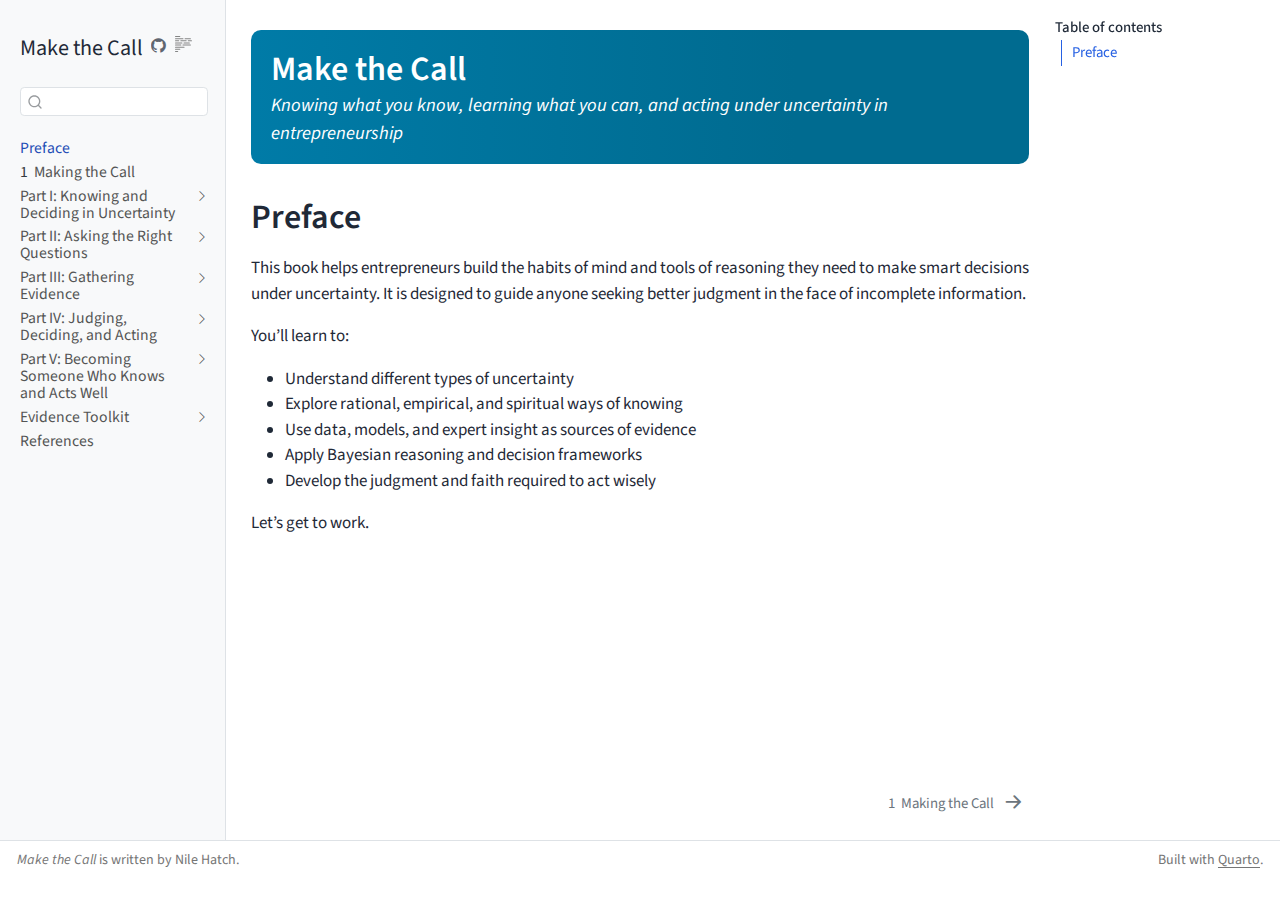
<file: _book/index.html>
<!DOCTYPE html>
<html xmlns="http://www.w3.org/1999/xhtml" lang="en" xml:lang="en"><head>

<meta charset="utf-8">
<meta name="generator" content="quarto-1.7.33">

<meta name="viewport" content="width=device-width, initial-scale=1.0, user-scalable=yes">


<title>Make the Call</title>
<style>
code{white-space: pre-wrap;}
span.smallcaps{font-variant: small-caps;}
div.columns{display: flex; gap: min(4vw, 1.5em);}
div.column{flex: auto; overflow-x: auto;}
div.hanging-indent{margin-left: 1.5em; text-indent: -1.5em;}
ul.task-list{list-style: none;}
ul.task-list li input[type="checkbox"] {
  width: 0.8em;
  margin: 0 0.8em 0.2em -1em; /* quarto-specific, see https://github.com/quarto-dev/quarto-cli/issues/4556 */ 
  vertical-align: middle;
}
</style>


<script src="site_libs/quarto-nav/quarto-nav.js"></script>
<script src="site_libs/quarto-nav/headroom.min.js"></script>
<script src="site_libs/clipboard/clipboard.min.js"></script>
<script src="site_libs/quarto-search/autocomplete.umd.js"></script>
<script src="site_libs/quarto-search/fuse.min.js"></script>
<script src="site_libs/quarto-search/quarto-search.js"></script>
<meta name="quarto:offset" content="./">
<link href="./intro.html" rel="next">
<script src="site_libs/quarto-html/quarto.js" type="module"></script>
<script src="site_libs/quarto-html/tabsets/tabsets.js" type="module"></script>
<script src="site_libs/quarto-html/popper.min.js"></script>
<script src="site_libs/quarto-html/tippy.umd.min.js"></script>
<script src="site_libs/quarto-html/anchor.min.js"></script>
<link href="site_libs/quarto-html/tippy.css" rel="stylesheet">
<link href="site_libs/quarto-html/quarto-syntax-highlighting-ea385d0e468b0dd5ea5bf0780b1290d9.css" rel="stylesheet" id="quarto-text-highlighting-styles">
<script src="site_libs/bootstrap/bootstrap.min.js"></script>
<link href="site_libs/bootstrap/bootstrap-icons.css" rel="stylesheet">
<link href="site_libs/bootstrap/bootstrap-1ba4f5830de1b2e7b8cf0f0ffee6cc6d.min.css" rel="stylesheet" append-hash="true" id="quarto-bootstrap" data-mode="light">
<script id="quarto-search-options" type="application/json">{
  "location": "sidebar",
  "copy-button": false,
  "collapse-after": 3,
  "panel-placement": "start",
  "type": "textbox",
  "limit": 50,
  "keyboard-shortcut": [
    "f",
    "/",
    "s"
  ],
  "show-item-context": false,
  "language": {
    "search-no-results-text": "No results",
    "search-matching-documents-text": "matching documents",
    "search-copy-link-title": "Copy link to search",
    "search-hide-matches-text": "Hide additional matches",
    "search-more-match-text": "more match in this document",
    "search-more-matches-text": "more matches in this document",
    "search-clear-button-title": "Clear",
    "search-text-placeholder": "",
    "search-detached-cancel-button-title": "Cancel",
    "search-submit-button-title": "Submit",
    "search-label": "Search"
  }
}</script>


<link rel="stylesheet" href="base.css">
<link rel="stylesheet" href="custom-mtc.css">
</head>

<body class="nav-sidebar docked quarto-light">

<div id="quarto-search-results"></div>
  <header id="quarto-header" class="headroom fixed-top">
  <nav class="quarto-secondary-nav">
    <div class="container-fluid d-flex">
      <button type="button" class="quarto-btn-toggle btn" data-bs-toggle="collapse" role="button" data-bs-target=".quarto-sidebar-collapse-item" aria-controls="quarto-sidebar" aria-expanded="false" aria-label="Toggle sidebar navigation" onclick="if (window.quartoToggleHeadroom) { window.quartoToggleHeadroom(); }">
        <i class="bi bi-layout-text-sidebar-reverse"></i>
      </button>
        <nav class="quarto-page-breadcrumbs" aria-label="breadcrumb"><ol class="breadcrumb"><li class="breadcrumb-item"><a href="./index.html">Preface</a></li></ol></nav>
        <a class="flex-grow-1" role="navigation" data-bs-toggle="collapse" data-bs-target=".quarto-sidebar-collapse-item" aria-controls="quarto-sidebar" aria-expanded="false" aria-label="Toggle sidebar navigation" onclick="if (window.quartoToggleHeadroom) { window.quartoToggleHeadroom(); }">      
        </a>
      <button type="button" class="btn quarto-search-button" aria-label="Search" onclick="window.quartoOpenSearch();">
        <i class="bi bi-search"></i>
      </button>
    </div>
  </nav>
</header>
<!-- content -->
<div id="quarto-content" class="quarto-container page-columns page-rows-contents page-layout-article">
<!-- sidebar -->
  <nav id="quarto-sidebar" class="sidebar collapse collapse-horizontal quarto-sidebar-collapse-item sidebar-navigation docked overflow-auto">
    <div class="pt-lg-2 mt-2 text-left sidebar-header">
    <div class="sidebar-title mb-0 py-0">
      <a href="./">Make the Call</a> 
        <div class="sidebar-tools-main">
    <a href="https://github.com/nilehatch/make_call/" title="Source Code" class="quarto-navigation-tool px-1" aria-label="Source Code"><i class="bi bi-github"></i></a>
  <a href="" class="quarto-reader-toggle quarto-navigation-tool px-1" onclick="window.quartoToggleReader(); return false;" title="Toggle reader mode">
  <div class="quarto-reader-toggle-btn">
  <i class="bi"></i>
  </div>
</a>
</div>
    </div>
      </div>
        <div class="mt-2 flex-shrink-0 align-items-center">
        <div class="sidebar-search">
        <div id="quarto-search" class="" title="Search"></div>
        </div>
        </div>
    <div class="sidebar-menu-container"> 
    <ul class="list-unstyled mt-1">
        <li class="sidebar-item">
  <div class="sidebar-item-container"> 
  <a href="./index.html" class="sidebar-item-text sidebar-link active">
 <span class="menu-text">Preface</span></a>
  </div>
</li>
        <li class="sidebar-item">
  <div class="sidebar-item-container"> 
  <a href="./intro.html" class="sidebar-item-text sidebar-link">
 <span class="menu-text"><span class="chapter-number">1</span>&nbsp; <span class="chapter-title">Making the Call</span></span></a>
  </div>
</li>
        <li class="sidebar-item sidebar-item-section">
      <div class="sidebar-item-container"> 
            <a href="./part1-knowing-deciding.html" class="sidebar-item-text sidebar-link">
 <span class="menu-text">Part I: Knowing and Deciding in Uncertainty</span></a>
          <a class="sidebar-item-toggle text-start collapsed" data-bs-toggle="collapse" data-bs-target="#quarto-sidebar-section-1" role="navigation" aria-expanded="false" aria-label="Toggle section">
            <i class="bi bi-chevron-right ms-2"></i>
          </a> 
      </div>
      <ul id="quarto-sidebar-section-1" class="collapse list-unstyled sidebar-section depth1 ">  
          <li class="sidebar-item">
  <div class="sidebar-item-container"> 
  <a href="./ch02-uncertainty.html" class="sidebar-item-text sidebar-link">
 <span class="menu-text"><span class="chapter-number">2</span>&nbsp; <span class="chapter-title">Uncertainty in Entrepreneurship</span></span></a>
  </div>
</li>
          <li class="sidebar-item">
  <div class="sidebar-item-container"> 
  <a href="./ch03-knowledge.html" class="sidebar-item-text sidebar-link">
 <span class="menu-text"><span class="chapter-number">3</span>&nbsp; <span class="chapter-title">What Counts as Knowledge?</span></span></a>
  </div>
</li>
          <li class="sidebar-item">
  <div class="sidebar-item-container"> 
  <a href="./ch04-epistemology.html" class="sidebar-item-text sidebar-link">
 <span class="menu-text"><span class="chapter-number">4</span>&nbsp; <span class="chapter-title">How We Know</span></span></a>
  </div>
</li>
          <li class="sidebar-item">
  <div class="sidebar-item-container"> 
  <a href="./ch05-judgment.html" class="sidebar-item-text sidebar-link">
 <span class="menu-text"><span class="chapter-number">5</span>&nbsp; <span class="chapter-title">Believing and Acting Before You Know</span></span></a>
  </div>
</li>
          <li class="sidebar-item">
  <div class="sidebar-item-container"> 
  <a href="./ch06-update-revise.html" class="sidebar-item-text sidebar-link">
 <span class="menu-text"><span class="chapter-number">6</span>&nbsp; <span class="chapter-title">Revising What You Thought You Knew</span></span></a>
  </div>
</li>
          <li class="sidebar-item">
  <div class="sidebar-item-container"> 
  <a href="./wrap1-knowing-revising.html" class="sidebar-item-text sidebar-link">
 <span class="menu-text"><span class="chapter-number">7</span>&nbsp; <span class="chapter-title">Wrapping Up</span></span></a>
  </div>
</li>
      </ul>
  </li>
        <li class="sidebar-item sidebar-item-section">
      <div class="sidebar-item-container"> 
            <a href="./part2-asking-right-questions.html" class="sidebar-item-text sidebar-link">
 <span class="menu-text">Part II: Asking the Right Questions</span></a>
          <a class="sidebar-item-toggle text-start collapsed" data-bs-toggle="collapse" data-bs-target="#quarto-sidebar-section-2" role="navigation" aria-expanded="false" aria-label="Toggle section">
            <i class="bi bi-chevron-right ms-2"></i>
          </a> 
      </div>
      <ul id="quarto-sidebar-section-2" class="collapse list-unstyled sidebar-section depth1 ">  
          <li class="sidebar-item">
  <div class="sidebar-item-container"> 
  <a href="./ch08-urgent-unknowns.html" class="sidebar-item-text sidebar-link">
 <span class="menu-text"><span class="chapter-number">8</span>&nbsp; <span class="chapter-title">Urgent Unknowns</span></span></a>
  </div>
</li>
          <li class="sidebar-item">
  <div class="sidebar-item-container"> 
  <a href="./ch09-hypotheses.html" class="sidebar-item-text sidebar-link">
 <span class="menu-text"><span class="chapter-number">9</span>&nbsp; <span class="chapter-title">Hypotheses</span></span></a>
  </div>
</li>
          <li class="sidebar-item">
  <div class="sidebar-item-container"> 
  <a href="./ch10-exploration.html" class="sidebar-item-text sidebar-link">
 <span class="menu-text"><span class="chapter-number">10</span>&nbsp; <span class="chapter-title">Exploration</span></span></a>
  </div>
</li>
          <li class="sidebar-item">
  <div class="sidebar-item-container"> 
  <a href="./wrap2-asking-right-questions.html" class="sidebar-item-text sidebar-link">
 <span class="menu-text"><span class="chapter-number">11</span>&nbsp; <span class="chapter-title">Wrapping Up</span></span></a>
  </div>
</li>
      </ul>
  </li>
        <li class="sidebar-item sidebar-item-section">
      <div class="sidebar-item-container"> 
            <a href="./part3-gather-evidence.html" class="sidebar-item-text sidebar-link">
 <span class="menu-text">Part III: Gathering Evidence</span></a>
          <a class="sidebar-item-toggle text-start collapsed" data-bs-toggle="collapse" data-bs-target="#quarto-sidebar-section-3" role="navigation" aria-expanded="false" aria-label="Toggle section">
            <i class="bi bi-chevron-right ms-2"></i>
          </a> 
      </div>
      <ul id="quarto-sidebar-section-3" class="collapse list-unstyled sidebar-section depth1 ">  
          <li class="sidebar-item">
  <div class="sidebar-item-container"> 
  <a href="./ch12-gathering-evidence.html" class="sidebar-item-text sidebar-link">
 <span class="menu-text"><span class="chapter-number">12</span>&nbsp; <span class="chapter-title">How to Gather Evidence</span></span></a>
  </div>
</li>
          <li class="sidebar-item">
  <div class="sidebar-item-container"> 
  <a href="./ch13-public-data.html" class="sidebar-item-text sidebar-link">
 <span class="menu-text"><span class="chapter-number">13</span>&nbsp; <span class="chapter-title">Public Data</span></span></a>
  </div>
</li>
          <li class="sidebar-item">
  <div class="sidebar-item-container"> 
  <a href="./ch14-private-data.html" class="sidebar-item-text sidebar-link">
 <span class="menu-text"><span class="chapter-number">14</span>&nbsp; <span class="chapter-title">Private Data</span></span></a>
  </div>
</li>
          <li class="sidebar-item">
  <div class="sidebar-item-container"> 
  <a href="./ch15-customer-evidence.html" class="sidebar-item-text sidebar-link">
 <span class="menu-text"><span class="chapter-number">15</span>&nbsp; <span class="chapter-title">Customer Data</span></span></a>
  </div>
</li>
          <li class="sidebar-item">
  <div class="sidebar-item-container"> 
  <a href="./ch16-competitor-market-signals.html" class="sidebar-item-text sidebar-link">
 <span class="menu-text"><span class="chapter-number">16</span>&nbsp; <span class="chapter-title">Competitor and Market Signals</span></span></a>
  </div>
</li>
          <li class="sidebar-item">
  <div class="sidebar-item-container"> 
  <a href="./ch17-ai-experts.html" class="sidebar-item-text sidebar-link">
 <span class="menu-text"><span class="chapter-number">17</span>&nbsp; <span class="chapter-title">AI and Human Experts</span></span></a>
  </div>
</li>
          <li class="sidebar-item">
  <div class="sidebar-item-container"> 
  <a href="./ch18-internal-data.html" class="sidebar-item-text sidebar-link">
 <span class="menu-text"><span class="chapter-number">18</span>&nbsp; <span class="chapter-title">Accounting Data</span></span></a>
  </div>
</li>
          <li class="sidebar-item">
  <div class="sidebar-item-container"> 
  <a href="./ch19-modeling.html" class="sidebar-item-text sidebar-link">
 <span class="menu-text"><span class="chapter-number">19</span>&nbsp; <span class="chapter-title">Modeling</span></span></a>
  </div>
</li>
      </ul>
  </li>
        <li class="sidebar-item sidebar-item-section">
      <div class="sidebar-item-container"> 
            <a href="./part4-judging-deciding-acting.html" class="sidebar-item-text sidebar-link">
 <span class="menu-text">Part IV: Judging, Deciding, and Acting</span></a>
          <a class="sidebar-item-toggle text-start collapsed" data-bs-toggle="collapse" data-bs-target="#quarto-sidebar-section-4" role="navigation" aria-expanded="false" aria-label="Toggle section">
            <i class="bi bi-chevron-right ms-2"></i>
          </a> 
      </div>
      <ul id="quarto-sidebar-section-4" class="collapse list-unstyled sidebar-section depth1 ">  
          <li class="sidebar-item">
  <div class="sidebar-item-container"> 
  <a href="./ch21-updating.html" class="sidebar-item-text sidebar-link">
 <span class="menu-text"><span class="chapter-number">20</span>&nbsp; <span class="chapter-title">Updating through Belief Revision</span></span></a>
  </div>
</li>
          <li class="sidebar-item">
  <div class="sidebar-item-container"> 
  <a href="./ch22-evaluating.html" class="sidebar-item-text sidebar-link">
 <span class="menu-text"><span class="chapter-number">21</span>&nbsp; <span class="chapter-title">Evaluating</span></span></a>
  </div>
</li>
          <li class="sidebar-item">
  <div class="sidebar-item-container"> 
  <a href="./ch23-decision-rules.html" class="sidebar-item-text sidebar-link">
 <span class="menu-text"><span class="chapter-number">22</span>&nbsp; <span class="chapter-title">Decision Rules</span></span></a>
  </div>
</li>
          <li class="sidebar-item">
  <div class="sidebar-item-container"> 
  <a href="./ch24-judgment.html" class="sidebar-item-text sidebar-link">
 <span class="menu-text"><span class="chapter-number">23</span>&nbsp; <span class="chapter-title">Judgment</span></span></a>
  </div>
</li>
          <li class="sidebar-item">
  <div class="sidebar-item-container"> 
  <a href="./ch25-presenting.html" class="sidebar-item-text sidebar-link">
 <span class="menu-text"><span class="chapter-number">24</span>&nbsp; <span class="chapter-title">Presenting</span></span></a>
  </div>
</li>
      </ul>
  </li>
        <li class="sidebar-item sidebar-item-section">
      <div class="sidebar-item-container"> 
            <a href="./part5-becoming.html" class="sidebar-item-text sidebar-link">
 <span class="menu-text">Part V: Becoming Someone Who Knows and Acts Well</span></a>
          <a class="sidebar-item-toggle text-start collapsed" data-bs-toggle="collapse" data-bs-target="#quarto-sidebar-section-5" role="navigation" aria-expanded="false" aria-label="Toggle section">
            <i class="bi bi-chevron-right ms-2"></i>
          </a> 
      </div>
      <ul id="quarto-sidebar-section-5" class="collapse list-unstyled sidebar-section depth1 ">  
          <li class="sidebar-item">
  <div class="sidebar-item-container"> 
  <a href="./ch27-conviction.html" class="sidebar-item-text sidebar-link">
 <span class="menu-text"><span class="chapter-number">25</span>&nbsp; <span class="chapter-title">Conviction</span></span></a>
  </div>
</li>
          <li class="sidebar-item">
  <div class="sidebar-item-container"> 
  <a href="./ch28-lifelong-learning.html" class="sidebar-item-text sidebar-link">
 <span class="menu-text"><span class="chapter-number">26</span>&nbsp; <span class="chapter-title">Lifelong Learning</span></span></a>
  </div>
</li>
          <li class="sidebar-item">
  <div class="sidebar-item-container"> 
  <a href="./ch29-leadership.html" class="sidebar-item-text sidebar-link">
 <span class="menu-text"><span class="chapter-number">27</span>&nbsp; <span class="chapter-title">Leadership</span></span></a>
  </div>
</li>
      </ul>
  </li>
        <li class="sidebar-item sidebar-item-section">
      <div class="sidebar-item-container"> 
            <a href="./part6-evidence-toolkit.html" class="sidebar-item-text sidebar-link">
 <span class="menu-text">Evidence Toolkit</span></a>
          <a class="sidebar-item-toggle text-start collapsed" data-bs-toggle="collapse" data-bs-target="#quarto-sidebar-section-6" role="navigation" aria-expanded="false" aria-label="Toggle section">
            <i class="bi bi-chevron-right ms-2"></i>
          </a> 
      </div>
      <ul id="quarto-sidebar-section-6" class="collapse list-unstyled sidebar-section depth1 ">  
          <li class="sidebar-item">
  <div class="sidebar-item-container"> 
  <a href="./tk1-public-data.html" class="sidebar-item-text sidebar-link">
 <span class="menu-text">E1. Public Data Toolkit</span></a>
  </div>
</li>
          <li class="sidebar-item">
  <div class="sidebar-item-container"> 
  <a href="./tk2-private-data.html" class="sidebar-item-text sidebar-link">
 <span class="menu-text">E2. Private Data Toolkit</span></a>
  </div>
</li>
          <li class="sidebar-item">
  <div class="sidebar-item-container"> 
  <a href="./tk3-customer-data.html" class="sidebar-item-text sidebar-link">
 <span class="menu-text">E3. Customer Data Toolkit</span></a>
  </div>
</li>
      </ul>
  </li>
        <li class="sidebar-item">
  <div class="sidebar-item-container"> 
  <a href="./references.html" class="sidebar-item-text sidebar-link">
 <span class="menu-text">References</span></a>
  </div>
</li>
    </ul>
    </div>
</nav>
<div id="quarto-sidebar-glass" class="quarto-sidebar-collapse-item" data-bs-toggle="collapse" data-bs-target=".quarto-sidebar-collapse-item"></div>
<!-- margin-sidebar -->
    <div id="quarto-margin-sidebar" class="sidebar margin-sidebar">
        <nav id="TOC" role="doc-toc" class="toc-active">
    <h2 id="toc-title">Table of contents</h2>
   
  <ul>
  <li><a href="#preface" id="toc-preface" class="nav-link active" data-scroll-target="#preface">Preface</a></li>
  </ul>
</nav>
    </div>
<!-- main -->
<main class="content" id="quarto-document-content">

<header id="title-block-header" class="quarto-title-block default">
<div class="quarto-title">
<h1 class="title">Make the Call</h1>
<p class="subtitle lead">Knowing what you know, learning what you can, and acting under uncertainty in entrepreneurship</p>
</div>



<div class="quarto-title-meta">

    
  
    
  </div>
  


</header>


<section id="preface" class="level1 unnumbered">
<h1 class="unnumbered">Preface</h1>
<p>This book helps entrepreneurs build the habits of mind and tools of reasoning they need to make smart decisions under uncertainty. It is designed to guide anyone seeking better judgment in the face of incomplete information.</p>
<p>You’ll learn to:</p>
<ul>
<li>Understand different types of uncertainty</li>
<li>Explore rational, empirical, and spiritual ways of knowing</li>
<li>Use data, models, and expert insight as sources of evidence</li>
<li>Apply Bayesian reasoning and decision frameworks</li>
<li>Develop the judgment and faith required to act wisely</li>
</ul>
<p>Let’s get to work.</p>


</section>

</main> <!-- /main -->
<script id="quarto-html-after-body" type="application/javascript">
  window.document.addEventListener("DOMContentLoaded", function (event) {
    const icon = "";
    const anchorJS = new window.AnchorJS();
    anchorJS.options = {
      placement: 'right',
      icon: icon
    };
    anchorJS.add('.anchored');
    const isCodeAnnotation = (el) => {
      for (const clz of el.classList) {
        if (clz.startsWith('code-annotation-')) {                     
          return true;
        }
      }
      return false;
    }
    const onCopySuccess = function(e) {
      // button target
      const button = e.trigger;
      // don't keep focus
      button.blur();
      // flash "checked"
      button.classList.add('code-copy-button-checked');
      var currentTitle = button.getAttribute("title");
      button.setAttribute("title", "Copied!");
      let tooltip;
      if (window.bootstrap) {
        button.setAttribute("data-bs-toggle", "tooltip");
        button.setAttribute("data-bs-placement", "left");
        button.setAttribute("data-bs-title", "Copied!");
        tooltip = new bootstrap.Tooltip(button, 
          { trigger: "manual", 
            customClass: "code-copy-button-tooltip",
            offset: [0, -8]});
        tooltip.show();    
      }
      setTimeout(function() {
        if (tooltip) {
          tooltip.hide();
          button.removeAttribute("data-bs-title");
          button.removeAttribute("data-bs-toggle");
          button.removeAttribute("data-bs-placement");
        }
        button.setAttribute("title", currentTitle);
        button.classList.remove('code-copy-button-checked');
      }, 1000);
      // clear code selection
      e.clearSelection();
    }
    const getTextToCopy = function(trigger) {
        const codeEl = trigger.previousElementSibling.cloneNode(true);
        for (const childEl of codeEl.children) {
          if (isCodeAnnotation(childEl)) {
            childEl.remove();
          }
        }
        return codeEl.innerText;
    }
    const clipboard = new window.ClipboardJS('.code-copy-button:not([data-in-quarto-modal])', {
      text: getTextToCopy
    });
    clipboard.on('success', onCopySuccess);
    if (window.document.getElementById('quarto-embedded-source-code-modal')) {
      const clipboardModal = new window.ClipboardJS('.code-copy-button[data-in-quarto-modal]', {
        text: getTextToCopy,
        container: window.document.getElementById('quarto-embedded-source-code-modal')
      });
      clipboardModal.on('success', onCopySuccess);
    }
      var localhostRegex = new RegExp(/^(?:http|https):\/\/localhost\:?[0-9]*\//);
      var mailtoRegex = new RegExp(/^mailto:/);
        var filterRegex = new RegExp("https:\/\/mc\.nilehatch\.com\/");
      var isInternal = (href) => {
          return filterRegex.test(href) || localhostRegex.test(href) || mailtoRegex.test(href);
      }
      // Inspect non-navigation links and adorn them if external
     var links = window.document.querySelectorAll('a[href]:not(.nav-link):not(.navbar-brand):not(.toc-action):not(.sidebar-link):not(.sidebar-item-toggle):not(.pagination-link):not(.no-external):not([aria-hidden]):not(.dropdown-item):not(.quarto-navigation-tool):not(.about-link)');
      for (var i=0; i<links.length; i++) {
        const link = links[i];
        if (!isInternal(link.href)) {
          // undo the damage that might have been done by quarto-nav.js in the case of
          // links that we want to consider external
          if (link.dataset.originalHref !== undefined) {
            link.href = link.dataset.originalHref;
          }
        }
      }
    function tippyHover(el, contentFn, onTriggerFn, onUntriggerFn) {
      const config = {
        allowHTML: true,
        maxWidth: 500,
        delay: 100,
        arrow: false,
        appendTo: function(el) {
            return el.parentElement;
        },
        interactive: true,
        interactiveBorder: 10,
        theme: 'quarto',
        placement: 'bottom-start',
      };
      if (contentFn) {
        config.content = contentFn;
      }
      if (onTriggerFn) {
        config.onTrigger = onTriggerFn;
      }
      if (onUntriggerFn) {
        config.onUntrigger = onUntriggerFn;
      }
      window.tippy(el, config); 
    }
    const noterefs = window.document.querySelectorAll('a[role="doc-noteref"]');
    for (var i=0; i<noterefs.length; i++) {
      const ref = noterefs[i];
      tippyHover(ref, function() {
        // use id or data attribute instead here
        let href = ref.getAttribute('data-footnote-href') || ref.getAttribute('href');
        try { href = new URL(href).hash; } catch {}
        const id = href.replace(/^#\/?/, "");
        const note = window.document.getElementById(id);
        if (note) {
          return note.innerHTML;
        } else {
          return "";
        }
      });
    }
    const xrefs = window.document.querySelectorAll('a.quarto-xref');
    const processXRef = (id, note) => {
      // Strip column container classes
      const stripColumnClz = (el) => {
        el.classList.remove("page-full", "page-columns");
        if (el.children) {
          for (const child of el.children) {
            stripColumnClz(child);
          }
        }
      }
      stripColumnClz(note)
      if (id === null || id.startsWith('sec-')) {
        // Special case sections, only their first couple elements
        const container = document.createElement("div");
        if (note.children && note.children.length > 2) {
          container.appendChild(note.children[0].cloneNode(true));
          for (let i = 1; i < note.children.length; i++) {
            const child = note.children[i];
            if (child.tagName === "P" && child.innerText === "") {
              continue;
            } else {
              container.appendChild(child.cloneNode(true));
              break;
            }
          }
          if (window.Quarto?.typesetMath) {
            window.Quarto.typesetMath(container);
          }
          return container.innerHTML
        } else {
          if (window.Quarto?.typesetMath) {
            window.Quarto.typesetMath(note);
          }
          return note.innerHTML;
        }
      } else {
        // Remove any anchor links if they are present
        const anchorLink = note.querySelector('a.anchorjs-link');
        if (anchorLink) {
          anchorLink.remove();
        }
        if (window.Quarto?.typesetMath) {
          window.Quarto.typesetMath(note);
        }
        if (note.classList.contains("callout")) {
          return note.outerHTML;
        } else {
          return note.innerHTML;
        }
      }
    }
    for (var i=0; i<xrefs.length; i++) {
      const xref = xrefs[i];
      tippyHover(xref, undefined, function(instance) {
        instance.disable();
        let url = xref.getAttribute('href');
        let hash = undefined; 
        if (url.startsWith('#')) {
          hash = url;
        } else {
          try { hash = new URL(url).hash; } catch {}
        }
        if (hash) {
          const id = hash.replace(/^#\/?/, "");
          const note = window.document.getElementById(id);
          if (note !== null) {
            try {
              const html = processXRef(id, note.cloneNode(true));
              instance.setContent(html);
            } finally {
              instance.enable();
              instance.show();
            }
          } else {
            // See if we can fetch this
            fetch(url.split('#')[0])
            .then(res => res.text())
            .then(html => {
              const parser = new DOMParser();
              const htmlDoc = parser.parseFromString(html, "text/html");
              const note = htmlDoc.getElementById(id);
              if (note !== null) {
                const html = processXRef(id, note);
                instance.setContent(html);
              } 
            }).finally(() => {
              instance.enable();
              instance.show();
            });
          }
        } else {
          // See if we can fetch a full url (with no hash to target)
          // This is a special case and we should probably do some content thinning / targeting
          fetch(url)
          .then(res => res.text())
          .then(html => {
            const parser = new DOMParser();
            const htmlDoc = parser.parseFromString(html, "text/html");
            const note = htmlDoc.querySelector('main.content');
            if (note !== null) {
              // This should only happen for chapter cross references
              // (since there is no id in the URL)
              // remove the first header
              if (note.children.length > 0 && note.children[0].tagName === "HEADER") {
                note.children[0].remove();
              }
              const html = processXRef(null, note);
              instance.setContent(html);
            } 
          }).finally(() => {
            instance.enable();
            instance.show();
          });
        }
      }, function(instance) {
      });
    }
        let selectedAnnoteEl;
        const selectorForAnnotation = ( cell, annotation) => {
          let cellAttr = 'data-code-cell="' + cell + '"';
          let lineAttr = 'data-code-annotation="' +  annotation + '"';
          const selector = 'span[' + cellAttr + '][' + lineAttr + ']';
          return selector;
        }
        const selectCodeLines = (annoteEl) => {
          const doc = window.document;
          const targetCell = annoteEl.getAttribute("data-target-cell");
          const targetAnnotation = annoteEl.getAttribute("data-target-annotation");
          const annoteSpan = window.document.querySelector(selectorForAnnotation(targetCell, targetAnnotation));
          const lines = annoteSpan.getAttribute("data-code-lines").split(",");
          const lineIds = lines.map((line) => {
            return targetCell + "-" + line;
          })
          let top = null;
          let height = null;
          let parent = null;
          if (lineIds.length > 0) {
              //compute the position of the single el (top and bottom and make a div)
              const el = window.document.getElementById(lineIds[0]);
              top = el.offsetTop;
              height = el.offsetHeight;
              parent = el.parentElement.parentElement;
            if (lineIds.length > 1) {
              const lastEl = window.document.getElementById(lineIds[lineIds.length - 1]);
              const bottom = lastEl.offsetTop + lastEl.offsetHeight;
              height = bottom - top;
            }
            if (top !== null && height !== null && parent !== null) {
              // cook up a div (if necessary) and position it 
              let div = window.document.getElementById("code-annotation-line-highlight");
              if (div === null) {
                div = window.document.createElement("div");
                div.setAttribute("id", "code-annotation-line-highlight");
                div.style.position = 'absolute';
                parent.appendChild(div);
              }
              div.style.top = top - 2 + "px";
              div.style.height = height + 4 + "px";
              div.style.left = 0;
              let gutterDiv = window.document.getElementById("code-annotation-line-highlight-gutter");
              if (gutterDiv === null) {
                gutterDiv = window.document.createElement("div");
                gutterDiv.setAttribute("id", "code-annotation-line-highlight-gutter");
                gutterDiv.style.position = 'absolute';
                const codeCell = window.document.getElementById(targetCell);
                const gutter = codeCell.querySelector('.code-annotation-gutter');
                gutter.appendChild(gutterDiv);
              }
              gutterDiv.style.top = top - 2 + "px";
              gutterDiv.style.height = height + 4 + "px";
            }
            selectedAnnoteEl = annoteEl;
          }
        };
        const unselectCodeLines = () => {
          const elementsIds = ["code-annotation-line-highlight", "code-annotation-line-highlight-gutter"];
          elementsIds.forEach((elId) => {
            const div = window.document.getElementById(elId);
            if (div) {
              div.remove();
            }
          });
          selectedAnnoteEl = undefined;
        };
          // Handle positioning of the toggle
      window.addEventListener(
        "resize",
        throttle(() => {
          elRect = undefined;
          if (selectedAnnoteEl) {
            selectCodeLines(selectedAnnoteEl);
          }
        }, 10)
      );
      function throttle(fn, ms) {
      let throttle = false;
      let timer;
        return (...args) => {
          if(!throttle) { // first call gets through
              fn.apply(this, args);
              throttle = true;
          } else { // all the others get throttled
              if(timer) clearTimeout(timer); // cancel #2
              timer = setTimeout(() => {
                fn.apply(this, args);
                timer = throttle = false;
              }, ms);
          }
        };
      }
        // Attach click handler to the DT
        const annoteDls = window.document.querySelectorAll('dt[data-target-cell]');
        for (const annoteDlNode of annoteDls) {
          annoteDlNode.addEventListener('click', (event) => {
            const clickedEl = event.target;
            if (clickedEl !== selectedAnnoteEl) {
              unselectCodeLines();
              const activeEl = window.document.querySelector('dt[data-target-cell].code-annotation-active');
              if (activeEl) {
                activeEl.classList.remove('code-annotation-active');
              }
              selectCodeLines(clickedEl);
              clickedEl.classList.add('code-annotation-active');
            } else {
              // Unselect the line
              unselectCodeLines();
              clickedEl.classList.remove('code-annotation-active');
            }
          });
        }
    const findCites = (el) => {
      const parentEl = el.parentElement;
      if (parentEl) {
        const cites = parentEl.dataset.cites;
        if (cites) {
          return {
            el,
            cites: cites.split(' ')
          };
        } else {
          return findCites(el.parentElement)
        }
      } else {
        return undefined;
      }
    };
    var bibliorefs = window.document.querySelectorAll('a[role="doc-biblioref"]');
    for (var i=0; i<bibliorefs.length; i++) {
      const ref = bibliorefs[i];
      const citeInfo = findCites(ref);
      if (citeInfo) {
        tippyHover(citeInfo.el, function() {
          var popup = window.document.createElement('div');
          citeInfo.cites.forEach(function(cite) {
            var citeDiv = window.document.createElement('div');
            citeDiv.classList.add('hanging-indent');
            citeDiv.classList.add('csl-entry');
            var biblioDiv = window.document.getElementById('ref-' + cite);
            if (biblioDiv) {
              citeDiv.innerHTML = biblioDiv.innerHTML;
            }
            popup.appendChild(citeDiv);
          });
          return popup.innerHTML;
        });
      }
    }
  });
  </script>
<nav class="page-navigation">
  <div class="nav-page nav-page-previous">
  </div>
  <div class="nav-page nav-page-next">
      <a href="./intro.html" class="pagination-link" aria-label="Making the Call">
        <span class="nav-page-text"><span class="chapter-number">1</span>&nbsp; <span class="chapter-title">Making the Call</span></span> <i class="bi bi-arrow-right-short"></i>
      </a>
  </div>
</nav>
</div> <!-- /content -->
<footer class="footer">
  <div class="nav-footer">
    <div class="nav-footer-left">
<p><em>Make the Call</em> is written by Nile Hatch.</p>
</div>   
    <div class="nav-footer-center">
      &nbsp;
    </div>
    <div class="nav-footer-right">
<p>Built with <a href="https://quarto.org/">Quarto</a>.</p>
</div>
  </div>
</footer>




</body></html>
</file>
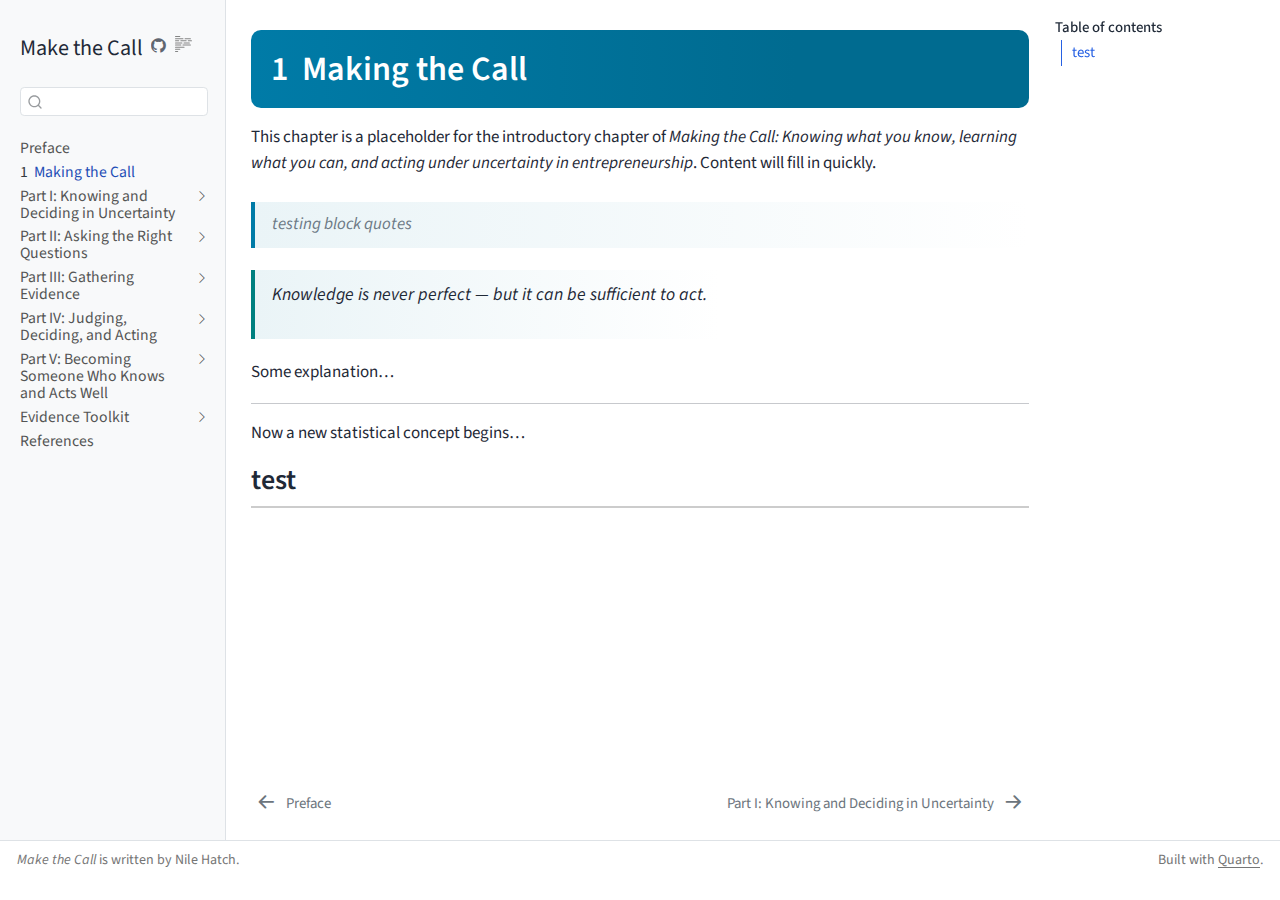
<file: _book/intro.html>
<!DOCTYPE html>
<html xmlns="http://www.w3.org/1999/xhtml" lang="en" xml:lang="en"><head>

<meta charset="utf-8">
<meta name="generator" content="quarto-1.7.33">

<meta name="viewport" content="width=device-width, initial-scale=1.0, user-scalable=yes">


<title>1&nbsp; Making the Call – Make the Call</title>
<style>
code{white-space: pre-wrap;}
span.smallcaps{font-variant: small-caps;}
div.columns{display: flex; gap: min(4vw, 1.5em);}
div.column{flex: auto; overflow-x: auto;}
div.hanging-indent{margin-left: 1.5em; text-indent: -1.5em;}
ul.task-list{list-style: none;}
ul.task-list li input[type="checkbox"] {
  width: 0.8em;
  margin: 0 0.8em 0.2em -1em; /* quarto-specific, see https://github.com/quarto-dev/quarto-cli/issues/4556 */ 
  vertical-align: middle;
}
</style>


<script src="site_libs/quarto-nav/quarto-nav.js"></script>
<script src="site_libs/quarto-nav/headroom.min.js"></script>
<script src="site_libs/clipboard/clipboard.min.js"></script>
<script src="site_libs/quarto-search/autocomplete.umd.js"></script>
<script src="site_libs/quarto-search/fuse.min.js"></script>
<script src="site_libs/quarto-search/quarto-search.js"></script>
<meta name="quarto:offset" content="./">
<link href="./part1-knowing-deciding.html" rel="next">
<link href="./index.html" rel="prev">
<script src="site_libs/quarto-html/quarto.js" type="module"></script>
<script src="site_libs/quarto-html/tabsets/tabsets.js" type="module"></script>
<script src="site_libs/quarto-html/popper.min.js"></script>
<script src="site_libs/quarto-html/tippy.umd.min.js"></script>
<script src="site_libs/quarto-html/anchor.min.js"></script>
<link href="site_libs/quarto-html/tippy.css" rel="stylesheet">
<link href="site_libs/quarto-html/quarto-syntax-highlighting-ea385d0e468b0dd5ea5bf0780b1290d9.css" rel="stylesheet" id="quarto-text-highlighting-styles">
<script src="site_libs/bootstrap/bootstrap.min.js"></script>
<link href="site_libs/bootstrap/bootstrap-icons.css" rel="stylesheet">
<link href="site_libs/bootstrap/bootstrap-1ba4f5830de1b2e7b8cf0f0ffee6cc6d.min.css" rel="stylesheet" append-hash="true" id="quarto-bootstrap" data-mode="light">
<script id="quarto-search-options" type="application/json">{
  "location": "sidebar",
  "copy-button": false,
  "collapse-after": 3,
  "panel-placement": "start",
  "type": "textbox",
  "limit": 50,
  "keyboard-shortcut": [
    "f",
    "/",
    "s"
  ],
  "show-item-context": false,
  "language": {
    "search-no-results-text": "No results",
    "search-matching-documents-text": "matching documents",
    "search-copy-link-title": "Copy link to search",
    "search-hide-matches-text": "Hide additional matches",
    "search-more-match-text": "more match in this document",
    "search-more-matches-text": "more matches in this document",
    "search-clear-button-title": "Clear",
    "search-text-placeholder": "",
    "search-detached-cancel-button-title": "Cancel",
    "search-submit-button-title": "Submit",
    "search-label": "Search"
  }
}</script>


<link rel="stylesheet" href="base.css">
<link rel="stylesheet" href="custom-mtc.css">
</head>

<body class="nav-sidebar docked quarto-light">

<div id="quarto-search-results"></div>
  <header id="quarto-header" class="headroom fixed-top">
  <nav class="quarto-secondary-nav">
    <div class="container-fluid d-flex">
      <button type="button" class="quarto-btn-toggle btn" data-bs-toggle="collapse" role="button" data-bs-target=".quarto-sidebar-collapse-item" aria-controls="quarto-sidebar" aria-expanded="false" aria-label="Toggle sidebar navigation" onclick="if (window.quartoToggleHeadroom) { window.quartoToggleHeadroom(); }">
        <i class="bi bi-layout-text-sidebar-reverse"></i>
      </button>
        <nav class="quarto-page-breadcrumbs" aria-label="breadcrumb"><ol class="breadcrumb"><li class="breadcrumb-item"><a href="./intro.html"><span class="chapter-number">1</span>&nbsp; <span class="chapter-title">Making the Call</span></a></li></ol></nav>
        <a class="flex-grow-1" role="navigation" data-bs-toggle="collapse" data-bs-target=".quarto-sidebar-collapse-item" aria-controls="quarto-sidebar" aria-expanded="false" aria-label="Toggle sidebar navigation" onclick="if (window.quartoToggleHeadroom) { window.quartoToggleHeadroom(); }">      
        </a>
      <button type="button" class="btn quarto-search-button" aria-label="Search" onclick="window.quartoOpenSearch();">
        <i class="bi bi-search"></i>
      </button>
    </div>
  </nav>
</header>
<!-- content -->
<div id="quarto-content" class="quarto-container page-columns page-rows-contents page-layout-article">
<!-- sidebar -->
  <nav id="quarto-sidebar" class="sidebar collapse collapse-horizontal quarto-sidebar-collapse-item sidebar-navigation docked overflow-auto">
    <div class="pt-lg-2 mt-2 text-left sidebar-header">
    <div class="sidebar-title mb-0 py-0">
      <a href="./">Make the Call</a> 
        <div class="sidebar-tools-main">
    <a href="https://github.com/nilehatch/make_call/" title="Source Code" class="quarto-navigation-tool px-1" aria-label="Source Code"><i class="bi bi-github"></i></a>
  <a href="" class="quarto-reader-toggle quarto-navigation-tool px-1" onclick="window.quartoToggleReader(); return false;" title="Toggle reader mode">
  <div class="quarto-reader-toggle-btn">
  <i class="bi"></i>
  </div>
</a>
</div>
    </div>
      </div>
        <div class="mt-2 flex-shrink-0 align-items-center">
        <div class="sidebar-search">
        <div id="quarto-search" class="" title="Search"></div>
        </div>
        </div>
    <div class="sidebar-menu-container"> 
    <ul class="list-unstyled mt-1">
        <li class="sidebar-item">
  <div class="sidebar-item-container"> 
  <a href="./index.html" class="sidebar-item-text sidebar-link">
 <span class="menu-text">Preface</span></a>
  </div>
</li>
        <li class="sidebar-item">
  <div class="sidebar-item-container"> 
  <a href="./intro.html" class="sidebar-item-text sidebar-link active">
 <span class="menu-text"><span class="chapter-number">1</span>&nbsp; <span class="chapter-title">Making the Call</span></span></a>
  </div>
</li>
        <li class="sidebar-item sidebar-item-section">
      <div class="sidebar-item-container"> 
            <a href="./part1-knowing-deciding.html" class="sidebar-item-text sidebar-link">
 <span class="menu-text">Part I: Knowing and Deciding in Uncertainty</span></a>
          <a class="sidebar-item-toggle text-start collapsed" data-bs-toggle="collapse" data-bs-target="#quarto-sidebar-section-1" role="navigation" aria-expanded="false" aria-label="Toggle section">
            <i class="bi bi-chevron-right ms-2"></i>
          </a> 
      </div>
      <ul id="quarto-sidebar-section-1" class="collapse list-unstyled sidebar-section depth1 ">  
          <li class="sidebar-item">
  <div class="sidebar-item-container"> 
  <a href="./ch02-uncertainty.html" class="sidebar-item-text sidebar-link">
 <span class="menu-text"><span class="chapter-number">2</span>&nbsp; <span class="chapter-title">Uncertainty in Entrepreneurship</span></span></a>
  </div>
</li>
          <li class="sidebar-item">
  <div class="sidebar-item-container"> 
  <a href="./ch03-knowledge.html" class="sidebar-item-text sidebar-link">
 <span class="menu-text"><span class="chapter-number">3</span>&nbsp; <span class="chapter-title">What Counts as Knowledge?</span></span></a>
  </div>
</li>
          <li class="sidebar-item">
  <div class="sidebar-item-container"> 
  <a href="./ch04-epistemology.html" class="sidebar-item-text sidebar-link">
 <span class="menu-text"><span class="chapter-number">4</span>&nbsp; <span class="chapter-title">How We Know</span></span></a>
  </div>
</li>
          <li class="sidebar-item">
  <div class="sidebar-item-container"> 
  <a href="./ch05-judgment.html" class="sidebar-item-text sidebar-link">
 <span class="menu-text"><span class="chapter-number">5</span>&nbsp; <span class="chapter-title">Believing and Acting Before You Know</span></span></a>
  </div>
</li>
          <li class="sidebar-item">
  <div class="sidebar-item-container"> 
  <a href="./ch06-update-revise.html" class="sidebar-item-text sidebar-link">
 <span class="menu-text"><span class="chapter-number">6</span>&nbsp; <span class="chapter-title">Revising What You Thought You Knew</span></span></a>
  </div>
</li>
          <li class="sidebar-item">
  <div class="sidebar-item-container"> 
  <a href="./wrap1-knowing-revising.html" class="sidebar-item-text sidebar-link">
 <span class="menu-text"><span class="chapter-number">7</span>&nbsp; <span class="chapter-title">Wrapping Up</span></span></a>
  </div>
</li>
      </ul>
  </li>
        <li class="sidebar-item sidebar-item-section">
      <div class="sidebar-item-container"> 
            <a href="./part2-asking-right-questions.html" class="sidebar-item-text sidebar-link">
 <span class="menu-text">Part II: Asking the Right Questions</span></a>
          <a class="sidebar-item-toggle text-start collapsed" data-bs-toggle="collapse" data-bs-target="#quarto-sidebar-section-2" role="navigation" aria-expanded="false" aria-label="Toggle section">
            <i class="bi bi-chevron-right ms-2"></i>
          </a> 
      </div>
      <ul id="quarto-sidebar-section-2" class="collapse list-unstyled sidebar-section depth1 ">  
          <li class="sidebar-item">
  <div class="sidebar-item-container"> 
  <a href="./ch08-urgent-unknowns.html" class="sidebar-item-text sidebar-link">
 <span class="menu-text"><span class="chapter-number">8</span>&nbsp; <span class="chapter-title">Urgent Unknowns</span></span></a>
  </div>
</li>
          <li class="sidebar-item">
  <div class="sidebar-item-container"> 
  <a href="./ch09-hypotheses.html" class="sidebar-item-text sidebar-link">
 <span class="menu-text"><span class="chapter-number">9</span>&nbsp; <span class="chapter-title">Hypotheses</span></span></a>
  </div>
</li>
          <li class="sidebar-item">
  <div class="sidebar-item-container"> 
  <a href="./ch10-exploration.html" class="sidebar-item-text sidebar-link">
 <span class="menu-text"><span class="chapter-number">10</span>&nbsp; <span class="chapter-title">Exploration</span></span></a>
  </div>
</li>
          <li class="sidebar-item">
  <div class="sidebar-item-container"> 
  <a href="./wrap2-asking-right-questions.html" class="sidebar-item-text sidebar-link">
 <span class="menu-text"><span class="chapter-number">11</span>&nbsp; <span class="chapter-title">Wrapping Up</span></span></a>
  </div>
</li>
      </ul>
  </li>
        <li class="sidebar-item sidebar-item-section">
      <div class="sidebar-item-container"> 
            <a href="./part3-gather-evidence.html" class="sidebar-item-text sidebar-link">
 <span class="menu-text">Part III: Gathering Evidence</span></a>
          <a class="sidebar-item-toggle text-start collapsed" data-bs-toggle="collapse" data-bs-target="#quarto-sidebar-section-3" role="navigation" aria-expanded="false" aria-label="Toggle section">
            <i class="bi bi-chevron-right ms-2"></i>
          </a> 
      </div>
      <ul id="quarto-sidebar-section-3" class="collapse list-unstyled sidebar-section depth1 ">  
          <li class="sidebar-item">
  <div class="sidebar-item-container"> 
  <a href="./ch12-gathering-evidence.html" class="sidebar-item-text sidebar-link">
 <span class="menu-text"><span class="chapter-number">12</span>&nbsp; <span class="chapter-title">How to Gather Evidence</span></span></a>
  </div>
</li>
          <li class="sidebar-item">
  <div class="sidebar-item-container"> 
  <a href="./ch13-public-data.html" class="sidebar-item-text sidebar-link">
 <span class="menu-text"><span class="chapter-number">13</span>&nbsp; <span class="chapter-title">Public Data</span></span></a>
  </div>
</li>
          <li class="sidebar-item">
  <div class="sidebar-item-container"> 
  <a href="./ch14-private-data.html" class="sidebar-item-text sidebar-link">
 <span class="menu-text"><span class="chapter-number">14</span>&nbsp; <span class="chapter-title">Private Data</span></span></a>
  </div>
</li>
          <li class="sidebar-item">
  <div class="sidebar-item-container"> 
  <a href="./ch15-customer-evidence.html" class="sidebar-item-text sidebar-link">
 <span class="menu-text"><span class="chapter-number">15</span>&nbsp; <span class="chapter-title">Customer Data</span></span></a>
  </div>
</li>
          <li class="sidebar-item">
  <div class="sidebar-item-container"> 
  <a href="./ch16-competitor-market-signals.html" class="sidebar-item-text sidebar-link">
 <span class="menu-text"><span class="chapter-number">16</span>&nbsp; <span class="chapter-title">Competitor and Market Signals</span></span></a>
  </div>
</li>
          <li class="sidebar-item">
  <div class="sidebar-item-container"> 
  <a href="./ch17-ai-experts.html" class="sidebar-item-text sidebar-link">
 <span class="menu-text"><span class="chapter-number">17</span>&nbsp; <span class="chapter-title">AI and Human Experts</span></span></a>
  </div>
</li>
          <li class="sidebar-item">
  <div class="sidebar-item-container"> 
  <a href="./ch18-internal-data.html" class="sidebar-item-text sidebar-link">
 <span class="menu-text"><span class="chapter-number">18</span>&nbsp; <span class="chapter-title">Accounting Data</span></span></a>
  </div>
</li>
          <li class="sidebar-item">
  <div class="sidebar-item-container"> 
  <a href="./ch19-modeling.html" class="sidebar-item-text sidebar-link">
 <span class="menu-text"><span class="chapter-number">19</span>&nbsp; <span class="chapter-title">Modeling</span></span></a>
  </div>
</li>
      </ul>
  </li>
        <li class="sidebar-item sidebar-item-section">
      <div class="sidebar-item-container"> 
            <a href="./part4-judging-deciding-acting.html" class="sidebar-item-text sidebar-link">
 <span class="menu-text">Part IV: Judging, Deciding, and Acting</span></a>
          <a class="sidebar-item-toggle text-start collapsed" data-bs-toggle="collapse" data-bs-target="#quarto-sidebar-section-4" role="navigation" aria-expanded="false" aria-label="Toggle section">
            <i class="bi bi-chevron-right ms-2"></i>
          </a> 
      </div>
      <ul id="quarto-sidebar-section-4" class="collapse list-unstyled sidebar-section depth1 ">  
          <li class="sidebar-item">
  <div class="sidebar-item-container"> 
  <a href="./ch21-updating.html" class="sidebar-item-text sidebar-link">
 <span class="menu-text"><span class="chapter-number">20</span>&nbsp; <span class="chapter-title">Updating through Belief Revision</span></span></a>
  </div>
</li>
          <li class="sidebar-item">
  <div class="sidebar-item-container"> 
  <a href="./ch22-evaluating.html" class="sidebar-item-text sidebar-link">
 <span class="menu-text"><span class="chapter-number">21</span>&nbsp; <span class="chapter-title">Evaluating</span></span></a>
  </div>
</li>
          <li class="sidebar-item">
  <div class="sidebar-item-container"> 
  <a href="./ch23-decision-rules.html" class="sidebar-item-text sidebar-link">
 <span class="menu-text"><span class="chapter-number">22</span>&nbsp; <span class="chapter-title">Decision Rules</span></span></a>
  </div>
</li>
          <li class="sidebar-item">
  <div class="sidebar-item-container"> 
  <a href="./ch24-judgment.html" class="sidebar-item-text sidebar-link">
 <span class="menu-text"><span class="chapter-number">23</span>&nbsp; <span class="chapter-title">Judgment</span></span></a>
  </div>
</li>
          <li class="sidebar-item">
  <div class="sidebar-item-container"> 
  <a href="./ch25-presenting.html" class="sidebar-item-text sidebar-link">
 <span class="menu-text"><span class="chapter-number">24</span>&nbsp; <span class="chapter-title">Presenting</span></span></a>
  </div>
</li>
      </ul>
  </li>
        <li class="sidebar-item sidebar-item-section">
      <div class="sidebar-item-container"> 
            <a href="./part5-becoming.html" class="sidebar-item-text sidebar-link">
 <span class="menu-text">Part V: Becoming Someone Who Knows and Acts Well</span></a>
          <a class="sidebar-item-toggle text-start collapsed" data-bs-toggle="collapse" data-bs-target="#quarto-sidebar-section-5" role="navigation" aria-expanded="false" aria-label="Toggle section">
            <i class="bi bi-chevron-right ms-2"></i>
          </a> 
      </div>
      <ul id="quarto-sidebar-section-5" class="collapse list-unstyled sidebar-section depth1 ">  
          <li class="sidebar-item">
  <div class="sidebar-item-container"> 
  <a href="./ch27-conviction.html" class="sidebar-item-text sidebar-link">
 <span class="menu-text"><span class="chapter-number">25</span>&nbsp; <span class="chapter-title">Conviction</span></span></a>
  </div>
</li>
          <li class="sidebar-item">
  <div class="sidebar-item-container"> 
  <a href="./ch28-lifelong-learning.html" class="sidebar-item-text sidebar-link">
 <span class="menu-text"><span class="chapter-number">26</span>&nbsp; <span class="chapter-title">Lifelong Learning</span></span></a>
  </div>
</li>
          <li class="sidebar-item">
  <div class="sidebar-item-container"> 
  <a href="./ch29-leadership.html" class="sidebar-item-text sidebar-link">
 <span class="menu-text"><span class="chapter-number">27</span>&nbsp; <span class="chapter-title">Leadership</span></span></a>
  </div>
</li>
      </ul>
  </li>
        <li class="sidebar-item sidebar-item-section">
      <div class="sidebar-item-container"> 
            <a href="./part6-evidence-toolkit.html" class="sidebar-item-text sidebar-link">
 <span class="menu-text">Evidence Toolkit</span></a>
          <a class="sidebar-item-toggle text-start collapsed" data-bs-toggle="collapse" data-bs-target="#quarto-sidebar-section-6" role="navigation" aria-expanded="false" aria-label="Toggle section">
            <i class="bi bi-chevron-right ms-2"></i>
          </a> 
      </div>
      <ul id="quarto-sidebar-section-6" class="collapse list-unstyled sidebar-section depth1 ">  
          <li class="sidebar-item">
  <div class="sidebar-item-container"> 
  <a href="./tk1-public-data.html" class="sidebar-item-text sidebar-link">
 <span class="menu-text">E1. Public Data Toolkit</span></a>
  </div>
</li>
          <li class="sidebar-item">
  <div class="sidebar-item-container"> 
  <a href="./tk2-private-data.html" class="sidebar-item-text sidebar-link">
 <span class="menu-text">E2. Private Data Toolkit</span></a>
  </div>
</li>
          <li class="sidebar-item">
  <div class="sidebar-item-container"> 
  <a href="./tk3-customer-data.html" class="sidebar-item-text sidebar-link">
 <span class="menu-text">E3. Customer Data Toolkit</span></a>
  </div>
</li>
      </ul>
  </li>
        <li class="sidebar-item">
  <div class="sidebar-item-container"> 
  <a href="./references.html" class="sidebar-item-text sidebar-link">
 <span class="menu-text">References</span></a>
  </div>
</li>
    </ul>
    </div>
</nav>
<div id="quarto-sidebar-glass" class="quarto-sidebar-collapse-item" data-bs-toggle="collapse" data-bs-target=".quarto-sidebar-collapse-item"></div>
<!-- margin-sidebar -->
    <div id="quarto-margin-sidebar" class="sidebar margin-sidebar">
        <nav id="TOC" role="doc-toc" class="toc-active">
    <h2 id="toc-title">Table of contents</h2>
   
  <ul>
  <li><a href="#test" id="toc-test" class="nav-link active" data-scroll-target="#test">test</a></li>
  </ul>
</nav>
    </div>
<!-- main -->
<main class="content" id="quarto-document-content">

<header id="title-block-header" class="quarto-title-block default">
<div class="quarto-title">
<h1 class="title"><span class="chapter-number">1</span>&nbsp; <span class="chapter-title">Making the Call</span></h1>
</div>



<div class="quarto-title-meta">

    
  
    
  </div>
  


</header>


<p>This chapter is a placeholder for the introductory chapter of <em>Making the Call: Knowing what you know, learning what you can, and acting under uncertainty in entrepreneurship</em>. Content will fill in quickly.</p>
<blockquote class="blockquote">
<p>testing block quotes</p>
</blockquote>
<div class="pull-quote">
<p>Knowledge is never perfect — but it can be sufficient to act.</p>
</div>
<p>Some explanation…</p>
<hr>
<div class="method-divider">

</div>
<p>Now a new statistical concept begins…</p>
<section id="test" class="level2">
<h2 class="anchored" data-anchor-id="test">test</h2>


</section>

</main> <!-- /main -->
<script id="quarto-html-after-body" type="application/javascript">
  window.document.addEventListener("DOMContentLoaded", function (event) {
    const icon = "";
    const anchorJS = new window.AnchorJS();
    anchorJS.options = {
      placement: 'right',
      icon: icon
    };
    anchorJS.add('.anchored');
    const isCodeAnnotation = (el) => {
      for (const clz of el.classList) {
        if (clz.startsWith('code-annotation-')) {                     
          return true;
        }
      }
      return false;
    }
    const onCopySuccess = function(e) {
      // button target
      const button = e.trigger;
      // don't keep focus
      button.blur();
      // flash "checked"
      button.classList.add('code-copy-button-checked');
      var currentTitle = button.getAttribute("title");
      button.setAttribute("title", "Copied!");
      let tooltip;
      if (window.bootstrap) {
        button.setAttribute("data-bs-toggle", "tooltip");
        button.setAttribute("data-bs-placement", "left");
        button.setAttribute("data-bs-title", "Copied!");
        tooltip = new bootstrap.Tooltip(button, 
          { trigger: "manual", 
            customClass: "code-copy-button-tooltip",
            offset: [0, -8]});
        tooltip.show();    
      }
      setTimeout(function() {
        if (tooltip) {
          tooltip.hide();
          button.removeAttribute("data-bs-title");
          button.removeAttribute("data-bs-toggle");
          button.removeAttribute("data-bs-placement");
        }
        button.setAttribute("title", currentTitle);
        button.classList.remove('code-copy-button-checked');
      }, 1000);
      // clear code selection
      e.clearSelection();
    }
    const getTextToCopy = function(trigger) {
        const codeEl = trigger.previousElementSibling.cloneNode(true);
        for (const childEl of codeEl.children) {
          if (isCodeAnnotation(childEl)) {
            childEl.remove();
          }
        }
        return codeEl.innerText;
    }
    const clipboard = new window.ClipboardJS('.code-copy-button:not([data-in-quarto-modal])', {
      text: getTextToCopy
    });
    clipboard.on('success', onCopySuccess);
    if (window.document.getElementById('quarto-embedded-source-code-modal')) {
      const clipboardModal = new window.ClipboardJS('.code-copy-button[data-in-quarto-modal]', {
        text: getTextToCopy,
        container: window.document.getElementById('quarto-embedded-source-code-modal')
      });
      clipboardModal.on('success', onCopySuccess);
    }
      var localhostRegex = new RegExp(/^(?:http|https):\/\/localhost\:?[0-9]*\//);
      var mailtoRegex = new RegExp(/^mailto:/);
        var filterRegex = new RegExp("https:\/\/mc\.nilehatch\.com\/");
      var isInternal = (href) => {
          return filterRegex.test(href) || localhostRegex.test(href) || mailtoRegex.test(href);
      }
      // Inspect non-navigation links and adorn them if external
     var links = window.document.querySelectorAll('a[href]:not(.nav-link):not(.navbar-brand):not(.toc-action):not(.sidebar-link):not(.sidebar-item-toggle):not(.pagination-link):not(.no-external):not([aria-hidden]):not(.dropdown-item):not(.quarto-navigation-tool):not(.about-link)');
      for (var i=0; i<links.length; i++) {
        const link = links[i];
        if (!isInternal(link.href)) {
          // undo the damage that might have been done by quarto-nav.js in the case of
          // links that we want to consider external
          if (link.dataset.originalHref !== undefined) {
            link.href = link.dataset.originalHref;
          }
        }
      }
    function tippyHover(el, contentFn, onTriggerFn, onUntriggerFn) {
      const config = {
        allowHTML: true,
        maxWidth: 500,
        delay: 100,
        arrow: false,
        appendTo: function(el) {
            return el.parentElement;
        },
        interactive: true,
        interactiveBorder: 10,
        theme: 'quarto',
        placement: 'bottom-start',
      };
      if (contentFn) {
        config.content = contentFn;
      }
      if (onTriggerFn) {
        config.onTrigger = onTriggerFn;
      }
      if (onUntriggerFn) {
        config.onUntrigger = onUntriggerFn;
      }
      window.tippy(el, config); 
    }
    const noterefs = window.document.querySelectorAll('a[role="doc-noteref"]');
    for (var i=0; i<noterefs.length; i++) {
      const ref = noterefs[i];
      tippyHover(ref, function() {
        // use id or data attribute instead here
        let href = ref.getAttribute('data-footnote-href') || ref.getAttribute('href');
        try { href = new URL(href).hash; } catch {}
        const id = href.replace(/^#\/?/, "");
        const note = window.document.getElementById(id);
        if (note) {
          return note.innerHTML;
        } else {
          return "";
        }
      });
    }
    const xrefs = window.document.querySelectorAll('a.quarto-xref');
    const processXRef = (id, note) => {
      // Strip column container classes
      const stripColumnClz = (el) => {
        el.classList.remove("page-full", "page-columns");
        if (el.children) {
          for (const child of el.children) {
            stripColumnClz(child);
          }
        }
      }
      stripColumnClz(note)
      if (id === null || id.startsWith('sec-')) {
        // Special case sections, only their first couple elements
        const container = document.createElement("div");
        if (note.children && note.children.length > 2) {
          container.appendChild(note.children[0].cloneNode(true));
          for (let i = 1; i < note.children.length; i++) {
            const child = note.children[i];
            if (child.tagName === "P" && child.innerText === "") {
              continue;
            } else {
              container.appendChild(child.cloneNode(true));
              break;
            }
          }
          if (window.Quarto?.typesetMath) {
            window.Quarto.typesetMath(container);
          }
          return container.innerHTML
        } else {
          if (window.Quarto?.typesetMath) {
            window.Quarto.typesetMath(note);
          }
          return note.innerHTML;
        }
      } else {
        // Remove any anchor links if they are present
        const anchorLink = note.querySelector('a.anchorjs-link');
        if (anchorLink) {
          anchorLink.remove();
        }
        if (window.Quarto?.typesetMath) {
          window.Quarto.typesetMath(note);
        }
        if (note.classList.contains("callout")) {
          return note.outerHTML;
        } else {
          return note.innerHTML;
        }
      }
    }
    for (var i=0; i<xrefs.length; i++) {
      const xref = xrefs[i];
      tippyHover(xref, undefined, function(instance) {
        instance.disable();
        let url = xref.getAttribute('href');
        let hash = undefined; 
        if (url.startsWith('#')) {
          hash = url;
        } else {
          try { hash = new URL(url).hash; } catch {}
        }
        if (hash) {
          const id = hash.replace(/^#\/?/, "");
          const note = window.document.getElementById(id);
          if (note !== null) {
            try {
              const html = processXRef(id, note.cloneNode(true));
              instance.setContent(html);
            } finally {
              instance.enable();
              instance.show();
            }
          } else {
            // See if we can fetch this
            fetch(url.split('#')[0])
            .then(res => res.text())
            .then(html => {
              const parser = new DOMParser();
              const htmlDoc = parser.parseFromString(html, "text/html");
              const note = htmlDoc.getElementById(id);
              if (note !== null) {
                const html = processXRef(id, note);
                instance.setContent(html);
              } 
            }).finally(() => {
              instance.enable();
              instance.show();
            });
          }
        } else {
          // See if we can fetch a full url (with no hash to target)
          // This is a special case and we should probably do some content thinning / targeting
          fetch(url)
          .then(res => res.text())
          .then(html => {
            const parser = new DOMParser();
            const htmlDoc = parser.parseFromString(html, "text/html");
            const note = htmlDoc.querySelector('main.content');
            if (note !== null) {
              // This should only happen for chapter cross references
              // (since there is no id in the URL)
              // remove the first header
              if (note.children.length > 0 && note.children[0].tagName === "HEADER") {
                note.children[0].remove();
              }
              const html = processXRef(null, note);
              instance.setContent(html);
            } 
          }).finally(() => {
            instance.enable();
            instance.show();
          });
        }
      }, function(instance) {
      });
    }
        let selectedAnnoteEl;
        const selectorForAnnotation = ( cell, annotation) => {
          let cellAttr = 'data-code-cell="' + cell + '"';
          let lineAttr = 'data-code-annotation="' +  annotation + '"';
          const selector = 'span[' + cellAttr + '][' + lineAttr + ']';
          return selector;
        }
        const selectCodeLines = (annoteEl) => {
          const doc = window.document;
          const targetCell = annoteEl.getAttribute("data-target-cell");
          const targetAnnotation = annoteEl.getAttribute("data-target-annotation");
          const annoteSpan = window.document.querySelector(selectorForAnnotation(targetCell, targetAnnotation));
          const lines = annoteSpan.getAttribute("data-code-lines").split(",");
          const lineIds = lines.map((line) => {
            return targetCell + "-" + line;
          })
          let top = null;
          let height = null;
          let parent = null;
          if (lineIds.length > 0) {
              //compute the position of the single el (top and bottom and make a div)
              const el = window.document.getElementById(lineIds[0]);
              top = el.offsetTop;
              height = el.offsetHeight;
              parent = el.parentElement.parentElement;
            if (lineIds.length > 1) {
              const lastEl = window.document.getElementById(lineIds[lineIds.length - 1]);
              const bottom = lastEl.offsetTop + lastEl.offsetHeight;
              height = bottom - top;
            }
            if (top !== null && height !== null && parent !== null) {
              // cook up a div (if necessary) and position it 
              let div = window.document.getElementById("code-annotation-line-highlight");
              if (div === null) {
                div = window.document.createElement("div");
                div.setAttribute("id", "code-annotation-line-highlight");
                div.style.position = 'absolute';
                parent.appendChild(div);
              }
              div.style.top = top - 2 + "px";
              div.style.height = height + 4 + "px";
              div.style.left = 0;
              let gutterDiv = window.document.getElementById("code-annotation-line-highlight-gutter");
              if (gutterDiv === null) {
                gutterDiv = window.document.createElement("div");
                gutterDiv.setAttribute("id", "code-annotation-line-highlight-gutter");
                gutterDiv.style.position = 'absolute';
                const codeCell = window.document.getElementById(targetCell);
                const gutter = codeCell.querySelector('.code-annotation-gutter');
                gutter.appendChild(gutterDiv);
              }
              gutterDiv.style.top = top - 2 + "px";
              gutterDiv.style.height = height + 4 + "px";
            }
            selectedAnnoteEl = annoteEl;
          }
        };
        const unselectCodeLines = () => {
          const elementsIds = ["code-annotation-line-highlight", "code-annotation-line-highlight-gutter"];
          elementsIds.forEach((elId) => {
            const div = window.document.getElementById(elId);
            if (div) {
              div.remove();
            }
          });
          selectedAnnoteEl = undefined;
        };
          // Handle positioning of the toggle
      window.addEventListener(
        "resize",
        throttle(() => {
          elRect = undefined;
          if (selectedAnnoteEl) {
            selectCodeLines(selectedAnnoteEl);
          }
        }, 10)
      );
      function throttle(fn, ms) {
      let throttle = false;
      let timer;
        return (...args) => {
          if(!throttle) { // first call gets through
              fn.apply(this, args);
              throttle = true;
          } else { // all the others get throttled
              if(timer) clearTimeout(timer); // cancel #2
              timer = setTimeout(() => {
                fn.apply(this, args);
                timer = throttle = false;
              }, ms);
          }
        };
      }
        // Attach click handler to the DT
        const annoteDls = window.document.querySelectorAll('dt[data-target-cell]');
        for (const annoteDlNode of annoteDls) {
          annoteDlNode.addEventListener('click', (event) => {
            const clickedEl = event.target;
            if (clickedEl !== selectedAnnoteEl) {
              unselectCodeLines();
              const activeEl = window.document.querySelector('dt[data-target-cell].code-annotation-active');
              if (activeEl) {
                activeEl.classList.remove('code-annotation-active');
              }
              selectCodeLines(clickedEl);
              clickedEl.classList.add('code-annotation-active');
            } else {
              // Unselect the line
              unselectCodeLines();
              clickedEl.classList.remove('code-annotation-active');
            }
          });
        }
    const findCites = (el) => {
      const parentEl = el.parentElement;
      if (parentEl) {
        const cites = parentEl.dataset.cites;
        if (cites) {
          return {
            el,
            cites: cites.split(' ')
          };
        } else {
          return findCites(el.parentElement)
        }
      } else {
        return undefined;
      }
    };
    var bibliorefs = window.document.querySelectorAll('a[role="doc-biblioref"]');
    for (var i=0; i<bibliorefs.length; i++) {
      const ref = bibliorefs[i];
      const citeInfo = findCites(ref);
      if (citeInfo) {
        tippyHover(citeInfo.el, function() {
          var popup = window.document.createElement('div');
          citeInfo.cites.forEach(function(cite) {
            var citeDiv = window.document.createElement('div');
            citeDiv.classList.add('hanging-indent');
            citeDiv.classList.add('csl-entry');
            var biblioDiv = window.document.getElementById('ref-' + cite);
            if (biblioDiv) {
              citeDiv.innerHTML = biblioDiv.innerHTML;
            }
            popup.appendChild(citeDiv);
          });
          return popup.innerHTML;
        });
      }
    }
  });
  </script>
<nav class="page-navigation">
  <div class="nav-page nav-page-previous">
      <a href="./index.html" class="pagination-link" aria-label="Preface">
        <i class="bi bi-arrow-left-short"></i> <span class="nav-page-text">Preface</span>
      </a>          
  </div>
  <div class="nav-page nav-page-next">
      <a href="./part1-knowing-deciding.html" class="pagination-link" aria-label="Part I: Knowing and Deciding in Uncertainty">
        <span class="nav-page-text">Part I: Knowing and Deciding in Uncertainty</span> <i class="bi bi-arrow-right-short"></i>
      </a>
  </div>
</nav>
</div> <!-- /content -->
<footer class="footer">
  <div class="nav-footer">
    <div class="nav-footer-left">
<p><em>Make the Call</em> is written by Nile Hatch.</p>
</div>   
    <div class="nav-footer-center">
      &nbsp;
    </div>
    <div class="nav-footer-right">
<p>Built with <a href="https://quarto.org/">Quarto</a>.</p>
</div>
  </div>
</footer>




</body></html>
</file>
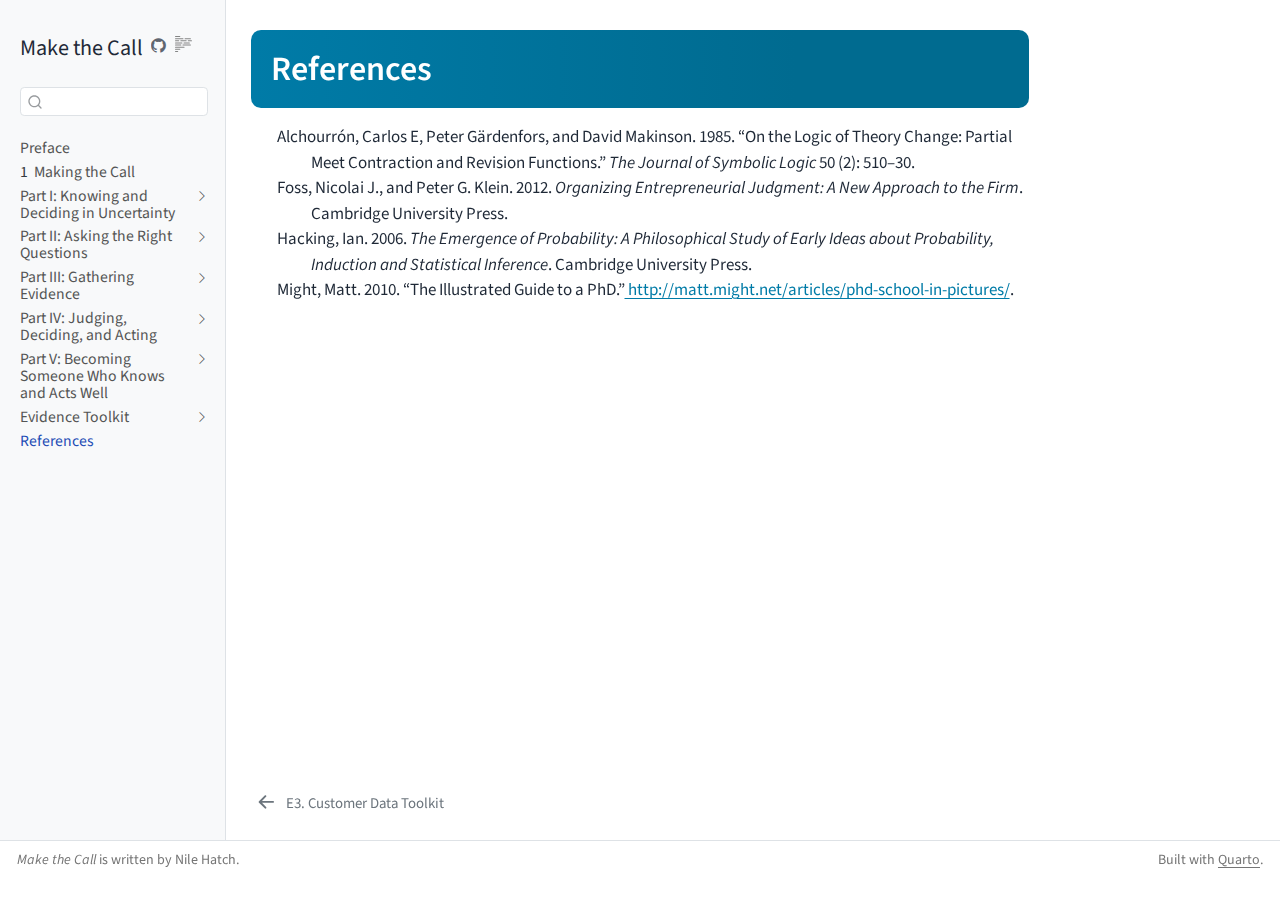
<file: _book/references.html>
<!DOCTYPE html>
<html xmlns="http://www.w3.org/1999/xhtml" lang="en" xml:lang="en"><head>

<meta charset="utf-8">
<meta name="generator" content="quarto-1.7.33">

<meta name="viewport" content="width=device-width, initial-scale=1.0, user-scalable=yes">


<title>References – Make the Call</title>
<style>
code{white-space: pre-wrap;}
span.smallcaps{font-variant: small-caps;}
div.columns{display: flex; gap: min(4vw, 1.5em);}
div.column{flex: auto; overflow-x: auto;}
div.hanging-indent{margin-left: 1.5em; text-indent: -1.5em;}
ul.task-list{list-style: none;}
ul.task-list li input[type="checkbox"] {
  width: 0.8em;
  margin: 0 0.8em 0.2em -1em; /* quarto-specific, see https://github.com/quarto-dev/quarto-cli/issues/4556 */ 
  vertical-align: middle;
}
/* CSS for citations */
div.csl-bib-body { }
div.csl-entry {
  clear: both;
}
.hanging-indent div.csl-entry {
  margin-left:2em;
  text-indent:-2em;
}
div.csl-left-margin {
  min-width:2em;
  float:left;
}
div.csl-right-inline {
  margin-left:2em;
  padding-left:1em;
}
div.csl-indent {
  margin-left: 2em;
}</style>


<script src="site_libs/quarto-nav/quarto-nav.js"></script>
<script src="site_libs/quarto-nav/headroom.min.js"></script>
<script src="site_libs/clipboard/clipboard.min.js"></script>
<script src="site_libs/quarto-search/autocomplete.umd.js"></script>
<script src="site_libs/quarto-search/fuse.min.js"></script>
<script src="site_libs/quarto-search/quarto-search.js"></script>
<meta name="quarto:offset" content="./">
<link href="./tk3-customer-data.html" rel="prev">
<script src="site_libs/quarto-html/quarto.js" type="module"></script>
<script src="site_libs/quarto-html/tabsets/tabsets.js" type="module"></script>
<script src="site_libs/quarto-html/popper.min.js"></script>
<script src="site_libs/quarto-html/tippy.umd.min.js"></script>
<script src="site_libs/quarto-html/anchor.min.js"></script>
<link href="site_libs/quarto-html/tippy.css" rel="stylesheet">
<link href="site_libs/quarto-html/quarto-syntax-highlighting-ea385d0e468b0dd5ea5bf0780b1290d9.css" rel="stylesheet" id="quarto-text-highlighting-styles">
<script src="site_libs/bootstrap/bootstrap.min.js"></script>
<link href="site_libs/bootstrap/bootstrap-icons.css" rel="stylesheet">
<link href="site_libs/bootstrap/bootstrap-1ba4f5830de1b2e7b8cf0f0ffee6cc6d.min.css" rel="stylesheet" append-hash="true" id="quarto-bootstrap" data-mode="light">
<script id="quarto-search-options" type="application/json">{
  "location": "sidebar",
  "copy-button": false,
  "collapse-after": 3,
  "panel-placement": "start",
  "type": "textbox",
  "limit": 50,
  "keyboard-shortcut": [
    "f",
    "/",
    "s"
  ],
  "show-item-context": false,
  "language": {
    "search-no-results-text": "No results",
    "search-matching-documents-text": "matching documents",
    "search-copy-link-title": "Copy link to search",
    "search-hide-matches-text": "Hide additional matches",
    "search-more-match-text": "more match in this document",
    "search-more-matches-text": "more matches in this document",
    "search-clear-button-title": "Clear",
    "search-text-placeholder": "",
    "search-detached-cancel-button-title": "Cancel",
    "search-submit-button-title": "Submit",
    "search-label": "Search"
  }
}</script>


<link rel="stylesheet" href="base.css">
<link rel="stylesheet" href="custom-mtc.css">
</head>

<body class="nav-sidebar docked quarto-light">

<div id="quarto-search-results"></div>
  <header id="quarto-header" class="headroom fixed-top">
  <nav class="quarto-secondary-nav">
    <div class="container-fluid d-flex">
      <button type="button" class="quarto-btn-toggle btn" data-bs-toggle="collapse" role="button" data-bs-target=".quarto-sidebar-collapse-item" aria-controls="quarto-sidebar" aria-expanded="false" aria-label="Toggle sidebar navigation" onclick="if (window.quartoToggleHeadroom) { window.quartoToggleHeadroom(); }">
        <i class="bi bi-layout-text-sidebar-reverse"></i>
      </button>
        <nav class="quarto-page-breadcrumbs" aria-label="breadcrumb"><ol class="breadcrumb"><li class="breadcrumb-item"><a href="./references.html">References</a></li></ol></nav>
        <a class="flex-grow-1" role="navigation" data-bs-toggle="collapse" data-bs-target=".quarto-sidebar-collapse-item" aria-controls="quarto-sidebar" aria-expanded="false" aria-label="Toggle sidebar navigation" onclick="if (window.quartoToggleHeadroom) { window.quartoToggleHeadroom(); }">      
        </a>
      <button type="button" class="btn quarto-search-button" aria-label="Search" onclick="window.quartoOpenSearch();">
        <i class="bi bi-search"></i>
      </button>
    </div>
  </nav>
</header>
<!-- content -->
<div id="quarto-content" class="quarto-container page-columns page-rows-contents page-layout-article">
<!-- sidebar -->
  <nav id="quarto-sidebar" class="sidebar collapse collapse-horizontal quarto-sidebar-collapse-item sidebar-navigation docked overflow-auto">
    <div class="pt-lg-2 mt-2 text-left sidebar-header">
    <div class="sidebar-title mb-0 py-0">
      <a href="./">Make the Call</a> 
        <div class="sidebar-tools-main">
    <a href="https://github.com/nilehatch/make_call/" title="Source Code" class="quarto-navigation-tool px-1" aria-label="Source Code"><i class="bi bi-github"></i></a>
  <a href="" class="quarto-reader-toggle quarto-navigation-tool px-1" onclick="window.quartoToggleReader(); return false;" title="Toggle reader mode">
  <div class="quarto-reader-toggle-btn">
  <i class="bi"></i>
  </div>
</a>
</div>
    </div>
      </div>
        <div class="mt-2 flex-shrink-0 align-items-center">
        <div class="sidebar-search">
        <div id="quarto-search" class="" title="Search"></div>
        </div>
        </div>
    <div class="sidebar-menu-container"> 
    <ul class="list-unstyled mt-1">
        <li class="sidebar-item">
  <div class="sidebar-item-container"> 
  <a href="./index.html" class="sidebar-item-text sidebar-link">
 <span class="menu-text">Preface</span></a>
  </div>
</li>
        <li class="sidebar-item">
  <div class="sidebar-item-container"> 
  <a href="./intro.html" class="sidebar-item-text sidebar-link">
 <span class="menu-text"><span class="chapter-number">1</span>&nbsp; <span class="chapter-title">Making the Call</span></span></a>
  </div>
</li>
        <li class="sidebar-item sidebar-item-section">
      <div class="sidebar-item-container"> 
            <a href="./part1-knowing-deciding.html" class="sidebar-item-text sidebar-link">
 <span class="menu-text">Part I: Knowing and Deciding in Uncertainty</span></a>
          <a class="sidebar-item-toggle text-start collapsed" data-bs-toggle="collapse" data-bs-target="#quarto-sidebar-section-1" role="navigation" aria-expanded="false" aria-label="Toggle section">
            <i class="bi bi-chevron-right ms-2"></i>
          </a> 
      </div>
      <ul id="quarto-sidebar-section-1" class="collapse list-unstyled sidebar-section depth1 ">  
          <li class="sidebar-item">
  <div class="sidebar-item-container"> 
  <a href="./ch02-uncertainty.html" class="sidebar-item-text sidebar-link">
 <span class="menu-text"><span class="chapter-number">2</span>&nbsp; <span class="chapter-title">Uncertainty in Entrepreneurship</span></span></a>
  </div>
</li>
          <li class="sidebar-item">
  <div class="sidebar-item-container"> 
  <a href="./ch03-knowledge.html" class="sidebar-item-text sidebar-link">
 <span class="menu-text"><span class="chapter-number">3</span>&nbsp; <span class="chapter-title">What Counts as Knowledge?</span></span></a>
  </div>
</li>
          <li class="sidebar-item">
  <div class="sidebar-item-container"> 
  <a href="./ch04-epistemology.html" class="sidebar-item-text sidebar-link">
 <span class="menu-text"><span class="chapter-number">4</span>&nbsp; <span class="chapter-title">How We Know</span></span></a>
  </div>
</li>
          <li class="sidebar-item">
  <div class="sidebar-item-container"> 
  <a href="./ch05-judgment.html" class="sidebar-item-text sidebar-link">
 <span class="menu-text"><span class="chapter-number">5</span>&nbsp; <span class="chapter-title">Believing and Acting Before You Know</span></span></a>
  </div>
</li>
          <li class="sidebar-item">
  <div class="sidebar-item-container"> 
  <a href="./ch06-update-revise.html" class="sidebar-item-text sidebar-link">
 <span class="menu-text"><span class="chapter-number">6</span>&nbsp; <span class="chapter-title">Revising What You Thought You Knew</span></span></a>
  </div>
</li>
          <li class="sidebar-item">
  <div class="sidebar-item-container"> 
  <a href="./wrap1-knowing-revising.html" class="sidebar-item-text sidebar-link">
 <span class="menu-text"><span class="chapter-number">7</span>&nbsp; <span class="chapter-title">Wrapping Up</span></span></a>
  </div>
</li>
      </ul>
  </li>
        <li class="sidebar-item sidebar-item-section">
      <div class="sidebar-item-container"> 
            <a href="./part2-asking-right-questions.html" class="sidebar-item-text sidebar-link">
 <span class="menu-text">Part II: Asking the Right Questions</span></a>
          <a class="sidebar-item-toggle text-start collapsed" data-bs-toggle="collapse" data-bs-target="#quarto-sidebar-section-2" role="navigation" aria-expanded="false" aria-label="Toggle section">
            <i class="bi bi-chevron-right ms-2"></i>
          </a> 
      </div>
      <ul id="quarto-sidebar-section-2" class="collapse list-unstyled sidebar-section depth1 ">  
          <li class="sidebar-item">
  <div class="sidebar-item-container"> 
  <a href="./ch08-urgent-unknowns.html" class="sidebar-item-text sidebar-link">
 <span class="menu-text"><span class="chapter-number">8</span>&nbsp; <span class="chapter-title">Urgent Unknowns</span></span></a>
  </div>
</li>
          <li class="sidebar-item">
  <div class="sidebar-item-container"> 
  <a href="./ch09-hypotheses.html" class="sidebar-item-text sidebar-link">
 <span class="menu-text"><span class="chapter-number">9</span>&nbsp; <span class="chapter-title">Hypotheses</span></span></a>
  </div>
</li>
          <li class="sidebar-item">
  <div class="sidebar-item-container"> 
  <a href="./ch10-exploration.html" class="sidebar-item-text sidebar-link">
 <span class="menu-text"><span class="chapter-number">10</span>&nbsp; <span class="chapter-title">Exploration</span></span></a>
  </div>
</li>
          <li class="sidebar-item">
  <div class="sidebar-item-container"> 
  <a href="./wrap2-asking-right-questions.html" class="sidebar-item-text sidebar-link">
 <span class="menu-text"><span class="chapter-number">11</span>&nbsp; <span class="chapter-title">Wrapping Up</span></span></a>
  </div>
</li>
      </ul>
  </li>
        <li class="sidebar-item sidebar-item-section">
      <div class="sidebar-item-container"> 
            <a href="./part3-gather-evidence.html" class="sidebar-item-text sidebar-link">
 <span class="menu-text">Part III: Gathering Evidence</span></a>
          <a class="sidebar-item-toggle text-start collapsed" data-bs-toggle="collapse" data-bs-target="#quarto-sidebar-section-3" role="navigation" aria-expanded="false" aria-label="Toggle section">
            <i class="bi bi-chevron-right ms-2"></i>
          </a> 
      </div>
      <ul id="quarto-sidebar-section-3" class="collapse list-unstyled sidebar-section depth1 ">  
          <li class="sidebar-item">
  <div class="sidebar-item-container"> 
  <a href="./ch12-gathering-evidence.html" class="sidebar-item-text sidebar-link">
 <span class="menu-text"><span class="chapter-number">12</span>&nbsp; <span class="chapter-title">How to Gather Evidence</span></span></a>
  </div>
</li>
          <li class="sidebar-item">
  <div class="sidebar-item-container"> 
  <a href="./ch13-public-data.html" class="sidebar-item-text sidebar-link">
 <span class="menu-text"><span class="chapter-number">13</span>&nbsp; <span class="chapter-title">Public Data</span></span></a>
  </div>
</li>
          <li class="sidebar-item">
  <div class="sidebar-item-container"> 
  <a href="./ch14-private-data.html" class="sidebar-item-text sidebar-link">
 <span class="menu-text"><span class="chapter-number">14</span>&nbsp; <span class="chapter-title">Private Data</span></span></a>
  </div>
</li>
          <li class="sidebar-item">
  <div class="sidebar-item-container"> 
  <a href="./ch15-customer-evidence.html" class="sidebar-item-text sidebar-link">
 <span class="menu-text"><span class="chapter-number">15</span>&nbsp; <span class="chapter-title">Customer Data</span></span></a>
  </div>
</li>
          <li class="sidebar-item">
  <div class="sidebar-item-container"> 
  <a href="./ch16-competitor-market-signals.html" class="sidebar-item-text sidebar-link">
 <span class="menu-text"><span class="chapter-number">16</span>&nbsp; <span class="chapter-title">Competitor and Market Signals</span></span></a>
  </div>
</li>
          <li class="sidebar-item">
  <div class="sidebar-item-container"> 
  <a href="./ch17-ai-experts.html" class="sidebar-item-text sidebar-link">
 <span class="menu-text"><span class="chapter-number">17</span>&nbsp; <span class="chapter-title">AI and Human Experts</span></span></a>
  </div>
</li>
          <li class="sidebar-item">
  <div class="sidebar-item-container"> 
  <a href="./ch18-internal-data.html" class="sidebar-item-text sidebar-link">
 <span class="menu-text"><span class="chapter-number">18</span>&nbsp; <span class="chapter-title">Accounting Data</span></span></a>
  </div>
</li>
          <li class="sidebar-item">
  <div class="sidebar-item-container"> 
  <a href="./ch19-modeling.html" class="sidebar-item-text sidebar-link">
 <span class="menu-text"><span class="chapter-number">19</span>&nbsp; <span class="chapter-title">Modeling</span></span></a>
  </div>
</li>
      </ul>
  </li>
        <li class="sidebar-item sidebar-item-section">
      <div class="sidebar-item-container"> 
            <a href="./part4-judging-deciding-acting.html" class="sidebar-item-text sidebar-link">
 <span class="menu-text">Part IV: Judging, Deciding, and Acting</span></a>
          <a class="sidebar-item-toggle text-start collapsed" data-bs-toggle="collapse" data-bs-target="#quarto-sidebar-section-4" role="navigation" aria-expanded="false" aria-label="Toggle section">
            <i class="bi bi-chevron-right ms-2"></i>
          </a> 
      </div>
      <ul id="quarto-sidebar-section-4" class="collapse list-unstyled sidebar-section depth1 ">  
          <li class="sidebar-item">
  <div class="sidebar-item-container"> 
  <a href="./ch21-updating.html" class="sidebar-item-text sidebar-link">
 <span class="menu-text"><span class="chapter-number">20</span>&nbsp; <span class="chapter-title">Updating through Belief Revision</span></span></a>
  </div>
</li>
          <li class="sidebar-item">
  <div class="sidebar-item-container"> 
  <a href="./ch22-evaluating.html" class="sidebar-item-text sidebar-link">
 <span class="menu-text"><span class="chapter-number">21</span>&nbsp; <span class="chapter-title">Evaluating</span></span></a>
  </div>
</li>
          <li class="sidebar-item">
  <div class="sidebar-item-container"> 
  <a href="./ch23-decision-rules.html" class="sidebar-item-text sidebar-link">
 <span class="menu-text"><span class="chapter-number">22</span>&nbsp; <span class="chapter-title">Decision Rules</span></span></a>
  </div>
</li>
          <li class="sidebar-item">
  <div class="sidebar-item-container"> 
  <a href="./ch24-judgment.html" class="sidebar-item-text sidebar-link">
 <span class="menu-text"><span class="chapter-number">23</span>&nbsp; <span class="chapter-title">Judgment</span></span></a>
  </div>
</li>
          <li class="sidebar-item">
  <div class="sidebar-item-container"> 
  <a href="./ch25-presenting.html" class="sidebar-item-text sidebar-link">
 <span class="menu-text"><span class="chapter-number">24</span>&nbsp; <span class="chapter-title">Presenting</span></span></a>
  </div>
</li>
      </ul>
  </li>
        <li class="sidebar-item sidebar-item-section">
      <div class="sidebar-item-container"> 
            <a href="./part5-becoming.html" class="sidebar-item-text sidebar-link">
 <span class="menu-text">Part V: Becoming Someone Who Knows and Acts Well</span></a>
          <a class="sidebar-item-toggle text-start collapsed" data-bs-toggle="collapse" data-bs-target="#quarto-sidebar-section-5" role="navigation" aria-expanded="false" aria-label="Toggle section">
            <i class="bi bi-chevron-right ms-2"></i>
          </a> 
      </div>
      <ul id="quarto-sidebar-section-5" class="collapse list-unstyled sidebar-section depth1 ">  
          <li class="sidebar-item">
  <div class="sidebar-item-container"> 
  <a href="./ch27-conviction.html" class="sidebar-item-text sidebar-link">
 <span class="menu-text"><span class="chapter-number">25</span>&nbsp; <span class="chapter-title">Conviction</span></span></a>
  </div>
</li>
          <li class="sidebar-item">
  <div class="sidebar-item-container"> 
  <a href="./ch28-lifelong-learning.html" class="sidebar-item-text sidebar-link">
 <span class="menu-text"><span class="chapter-number">26</span>&nbsp; <span class="chapter-title">Lifelong Learning</span></span></a>
  </div>
</li>
          <li class="sidebar-item">
  <div class="sidebar-item-container"> 
  <a href="./ch29-leadership.html" class="sidebar-item-text sidebar-link">
 <span class="menu-text"><span class="chapter-number">27</span>&nbsp; <span class="chapter-title">Leadership</span></span></a>
  </div>
</li>
      </ul>
  </li>
        <li class="sidebar-item sidebar-item-section">
      <div class="sidebar-item-container"> 
            <a href="./part6-evidence-toolkit.html" class="sidebar-item-text sidebar-link">
 <span class="menu-text">Evidence Toolkit</span></a>
          <a class="sidebar-item-toggle text-start collapsed" data-bs-toggle="collapse" data-bs-target="#quarto-sidebar-section-6" role="navigation" aria-expanded="false" aria-label="Toggle section">
            <i class="bi bi-chevron-right ms-2"></i>
          </a> 
      </div>
      <ul id="quarto-sidebar-section-6" class="collapse list-unstyled sidebar-section depth1 ">  
          <li class="sidebar-item">
  <div class="sidebar-item-container"> 
  <a href="./tk1-public-data.html" class="sidebar-item-text sidebar-link">
 <span class="menu-text">E1. Public Data Toolkit</span></a>
  </div>
</li>
          <li class="sidebar-item">
  <div class="sidebar-item-container"> 
  <a href="./tk2-private-data.html" class="sidebar-item-text sidebar-link">
 <span class="menu-text">E2. Private Data Toolkit</span></a>
  </div>
</li>
          <li class="sidebar-item">
  <div class="sidebar-item-container"> 
  <a href="./tk3-customer-data.html" class="sidebar-item-text sidebar-link">
 <span class="menu-text">E3. Customer Data Toolkit</span></a>
  </div>
</li>
      </ul>
  </li>
        <li class="sidebar-item">
  <div class="sidebar-item-container"> 
  <a href="./references.html" class="sidebar-item-text sidebar-link active">
 <span class="menu-text">References</span></a>
  </div>
</li>
    </ul>
    </div>
</nav>
<div id="quarto-sidebar-glass" class="quarto-sidebar-collapse-item" data-bs-toggle="collapse" data-bs-target=".quarto-sidebar-collapse-item"></div>
<!-- margin-sidebar -->
    <div id="quarto-margin-sidebar" class="sidebar margin-sidebar zindex-bottom">
        
    </div>
<!-- main -->
<main class="content" id="quarto-document-content">

<header id="title-block-header" class="quarto-title-block default">
<div class="quarto-title">
<h1 class="title">References</h1>
</div>



<div class="quarto-title-meta">

    
  
    
  </div>
  


</header>


<div id="refs" class="references csl-bib-body hanging-indent" data-entry-spacing="0" role="list">
<div id="ref-alchourron1985logic" class="csl-entry" role="listitem">
Alchourrón, Carlos E, Peter Gärdenfors, and David Makinson. 1985.
<span>“On the Logic of Theory Change: Partial Meet Contraction and
Revision Functions.”</span> <em>The Journal of Symbolic Logic</em> 50
(2): 510–30.
</div>
<div id="ref-foss2012organizing" class="csl-entry" role="listitem">
Foss, Nicolai J., and Peter G. Klein. 2012. <em>Organizing
Entrepreneurial Judgment: A New Approach to the Firm</em>. Cambridge
University Press.
</div>
<div id="ref-hacking2006emergence" class="csl-entry" role="listitem">
Hacking, Ian. 2006. <em>The Emergence of Probability: A Philosophical
Study of Early Ideas about Probability, Induction and Statistical
Inference</em>. Cambridge University Press.
</div>
<div id="ref-might2010illustrated" class="csl-entry" role="listitem">
Might, Matt. 2010. <span>“The Illustrated Guide to a PhD.”</span><a href=" http://matt.might.net/articles/phd-school-in-pictures/">
http://matt.might.net/articles/phd-school-in-pictures/</a>.
</div>
</div>



</main> <!-- /main -->
<script id="quarto-html-after-body" type="application/javascript">
  window.document.addEventListener("DOMContentLoaded", function (event) {
    const icon = "";
    const anchorJS = new window.AnchorJS();
    anchorJS.options = {
      placement: 'right',
      icon: icon
    };
    anchorJS.add('.anchored');
    const isCodeAnnotation = (el) => {
      for (const clz of el.classList) {
        if (clz.startsWith('code-annotation-')) {                     
          return true;
        }
      }
      return false;
    }
    const onCopySuccess = function(e) {
      // button target
      const button = e.trigger;
      // don't keep focus
      button.blur();
      // flash "checked"
      button.classList.add('code-copy-button-checked');
      var currentTitle = button.getAttribute("title");
      button.setAttribute("title", "Copied!");
      let tooltip;
      if (window.bootstrap) {
        button.setAttribute("data-bs-toggle", "tooltip");
        button.setAttribute("data-bs-placement", "left");
        button.setAttribute("data-bs-title", "Copied!");
        tooltip = new bootstrap.Tooltip(button, 
          { trigger: "manual", 
            customClass: "code-copy-button-tooltip",
            offset: [0, -8]});
        tooltip.show();    
      }
      setTimeout(function() {
        if (tooltip) {
          tooltip.hide();
          button.removeAttribute("data-bs-title");
          button.removeAttribute("data-bs-toggle");
          button.removeAttribute("data-bs-placement");
        }
        button.setAttribute("title", currentTitle);
        button.classList.remove('code-copy-button-checked');
      }, 1000);
      // clear code selection
      e.clearSelection();
    }
    const getTextToCopy = function(trigger) {
        const codeEl = trigger.previousElementSibling.cloneNode(true);
        for (const childEl of codeEl.children) {
          if (isCodeAnnotation(childEl)) {
            childEl.remove();
          }
        }
        return codeEl.innerText;
    }
    const clipboard = new window.ClipboardJS('.code-copy-button:not([data-in-quarto-modal])', {
      text: getTextToCopy
    });
    clipboard.on('success', onCopySuccess);
    if (window.document.getElementById('quarto-embedded-source-code-modal')) {
      const clipboardModal = new window.ClipboardJS('.code-copy-button[data-in-quarto-modal]', {
        text: getTextToCopy,
        container: window.document.getElementById('quarto-embedded-source-code-modal')
      });
      clipboardModal.on('success', onCopySuccess);
    }
      var localhostRegex = new RegExp(/^(?:http|https):\/\/localhost\:?[0-9]*\//);
      var mailtoRegex = new RegExp(/^mailto:/);
        var filterRegex = new RegExp("https:\/\/mc\.nilehatch\.com\/");
      var isInternal = (href) => {
          return filterRegex.test(href) || localhostRegex.test(href) || mailtoRegex.test(href);
      }
      // Inspect non-navigation links and adorn them if external
     var links = window.document.querySelectorAll('a[href]:not(.nav-link):not(.navbar-brand):not(.toc-action):not(.sidebar-link):not(.sidebar-item-toggle):not(.pagination-link):not(.no-external):not([aria-hidden]):not(.dropdown-item):not(.quarto-navigation-tool):not(.about-link)');
      for (var i=0; i<links.length; i++) {
        const link = links[i];
        if (!isInternal(link.href)) {
          // undo the damage that might have been done by quarto-nav.js in the case of
          // links that we want to consider external
          if (link.dataset.originalHref !== undefined) {
            link.href = link.dataset.originalHref;
          }
        }
      }
    function tippyHover(el, contentFn, onTriggerFn, onUntriggerFn) {
      const config = {
        allowHTML: true,
        maxWidth: 500,
        delay: 100,
        arrow: false,
        appendTo: function(el) {
            return el.parentElement;
        },
        interactive: true,
        interactiveBorder: 10,
        theme: 'quarto',
        placement: 'bottom-start',
      };
      if (contentFn) {
        config.content = contentFn;
      }
      if (onTriggerFn) {
        config.onTrigger = onTriggerFn;
      }
      if (onUntriggerFn) {
        config.onUntrigger = onUntriggerFn;
      }
      window.tippy(el, config); 
    }
    const noterefs = window.document.querySelectorAll('a[role="doc-noteref"]');
    for (var i=0; i<noterefs.length; i++) {
      const ref = noterefs[i];
      tippyHover(ref, function() {
        // use id or data attribute instead here
        let href = ref.getAttribute('data-footnote-href') || ref.getAttribute('href');
        try { href = new URL(href).hash; } catch {}
        const id = href.replace(/^#\/?/, "");
        const note = window.document.getElementById(id);
        if (note) {
          return note.innerHTML;
        } else {
          return "";
        }
      });
    }
    const xrefs = window.document.querySelectorAll('a.quarto-xref');
    const processXRef = (id, note) => {
      // Strip column container classes
      const stripColumnClz = (el) => {
        el.classList.remove("page-full", "page-columns");
        if (el.children) {
          for (const child of el.children) {
            stripColumnClz(child);
          }
        }
      }
      stripColumnClz(note)
      if (id === null || id.startsWith('sec-')) {
        // Special case sections, only their first couple elements
        const container = document.createElement("div");
        if (note.children && note.children.length > 2) {
          container.appendChild(note.children[0].cloneNode(true));
          for (let i = 1; i < note.children.length; i++) {
            const child = note.children[i];
            if (child.tagName === "P" && child.innerText === "") {
              continue;
            } else {
              container.appendChild(child.cloneNode(true));
              break;
            }
          }
          if (window.Quarto?.typesetMath) {
            window.Quarto.typesetMath(container);
          }
          return container.innerHTML
        } else {
          if (window.Quarto?.typesetMath) {
            window.Quarto.typesetMath(note);
          }
          return note.innerHTML;
        }
      } else {
        // Remove any anchor links if they are present
        const anchorLink = note.querySelector('a.anchorjs-link');
        if (anchorLink) {
          anchorLink.remove();
        }
        if (window.Quarto?.typesetMath) {
          window.Quarto.typesetMath(note);
        }
        if (note.classList.contains("callout")) {
          return note.outerHTML;
        } else {
          return note.innerHTML;
        }
      }
    }
    for (var i=0; i<xrefs.length; i++) {
      const xref = xrefs[i];
      tippyHover(xref, undefined, function(instance) {
        instance.disable();
        let url = xref.getAttribute('href');
        let hash = undefined; 
        if (url.startsWith('#')) {
          hash = url;
        } else {
          try { hash = new URL(url).hash; } catch {}
        }
        if (hash) {
          const id = hash.replace(/^#\/?/, "");
          const note = window.document.getElementById(id);
          if (note !== null) {
            try {
              const html = processXRef(id, note.cloneNode(true));
              instance.setContent(html);
            } finally {
              instance.enable();
              instance.show();
            }
          } else {
            // See if we can fetch this
            fetch(url.split('#')[0])
            .then(res => res.text())
            .then(html => {
              const parser = new DOMParser();
              const htmlDoc = parser.parseFromString(html, "text/html");
              const note = htmlDoc.getElementById(id);
              if (note !== null) {
                const html = processXRef(id, note);
                instance.setContent(html);
              } 
            }).finally(() => {
              instance.enable();
              instance.show();
            });
          }
        } else {
          // See if we can fetch a full url (with no hash to target)
          // This is a special case and we should probably do some content thinning / targeting
          fetch(url)
          .then(res => res.text())
          .then(html => {
            const parser = new DOMParser();
            const htmlDoc = parser.parseFromString(html, "text/html");
            const note = htmlDoc.querySelector('main.content');
            if (note !== null) {
              // This should only happen for chapter cross references
              // (since there is no id in the URL)
              // remove the first header
              if (note.children.length > 0 && note.children[0].tagName === "HEADER") {
                note.children[0].remove();
              }
              const html = processXRef(null, note);
              instance.setContent(html);
            } 
          }).finally(() => {
            instance.enable();
            instance.show();
          });
        }
      }, function(instance) {
      });
    }
        let selectedAnnoteEl;
        const selectorForAnnotation = ( cell, annotation) => {
          let cellAttr = 'data-code-cell="' + cell + '"';
          let lineAttr = 'data-code-annotation="' +  annotation + '"';
          const selector = 'span[' + cellAttr + '][' + lineAttr + ']';
          return selector;
        }
        const selectCodeLines = (annoteEl) => {
          const doc = window.document;
          const targetCell = annoteEl.getAttribute("data-target-cell");
          const targetAnnotation = annoteEl.getAttribute("data-target-annotation");
          const annoteSpan = window.document.querySelector(selectorForAnnotation(targetCell, targetAnnotation));
          const lines = annoteSpan.getAttribute("data-code-lines").split(",");
          const lineIds = lines.map((line) => {
            return targetCell + "-" + line;
          })
          let top = null;
          let height = null;
          let parent = null;
          if (lineIds.length > 0) {
              //compute the position of the single el (top and bottom and make a div)
              const el = window.document.getElementById(lineIds[0]);
              top = el.offsetTop;
              height = el.offsetHeight;
              parent = el.parentElement.parentElement;
            if (lineIds.length > 1) {
              const lastEl = window.document.getElementById(lineIds[lineIds.length - 1]);
              const bottom = lastEl.offsetTop + lastEl.offsetHeight;
              height = bottom - top;
            }
            if (top !== null && height !== null && parent !== null) {
              // cook up a div (if necessary) and position it 
              let div = window.document.getElementById("code-annotation-line-highlight");
              if (div === null) {
                div = window.document.createElement("div");
                div.setAttribute("id", "code-annotation-line-highlight");
                div.style.position = 'absolute';
                parent.appendChild(div);
              }
              div.style.top = top - 2 + "px";
              div.style.height = height + 4 + "px";
              div.style.left = 0;
              let gutterDiv = window.document.getElementById("code-annotation-line-highlight-gutter");
              if (gutterDiv === null) {
                gutterDiv = window.document.createElement("div");
                gutterDiv.setAttribute("id", "code-annotation-line-highlight-gutter");
                gutterDiv.style.position = 'absolute';
                const codeCell = window.document.getElementById(targetCell);
                const gutter = codeCell.querySelector('.code-annotation-gutter');
                gutter.appendChild(gutterDiv);
              }
              gutterDiv.style.top = top - 2 + "px";
              gutterDiv.style.height = height + 4 + "px";
            }
            selectedAnnoteEl = annoteEl;
          }
        };
        const unselectCodeLines = () => {
          const elementsIds = ["code-annotation-line-highlight", "code-annotation-line-highlight-gutter"];
          elementsIds.forEach((elId) => {
            const div = window.document.getElementById(elId);
            if (div) {
              div.remove();
            }
          });
          selectedAnnoteEl = undefined;
        };
          // Handle positioning of the toggle
      window.addEventListener(
        "resize",
        throttle(() => {
          elRect = undefined;
          if (selectedAnnoteEl) {
            selectCodeLines(selectedAnnoteEl);
          }
        }, 10)
      );
      function throttle(fn, ms) {
      let throttle = false;
      let timer;
        return (...args) => {
          if(!throttle) { // first call gets through
              fn.apply(this, args);
              throttle = true;
          } else { // all the others get throttled
              if(timer) clearTimeout(timer); // cancel #2
              timer = setTimeout(() => {
                fn.apply(this, args);
                timer = throttle = false;
              }, ms);
          }
        };
      }
        // Attach click handler to the DT
        const annoteDls = window.document.querySelectorAll('dt[data-target-cell]');
        for (const annoteDlNode of annoteDls) {
          annoteDlNode.addEventListener('click', (event) => {
            const clickedEl = event.target;
            if (clickedEl !== selectedAnnoteEl) {
              unselectCodeLines();
              const activeEl = window.document.querySelector('dt[data-target-cell].code-annotation-active');
              if (activeEl) {
                activeEl.classList.remove('code-annotation-active');
              }
              selectCodeLines(clickedEl);
              clickedEl.classList.add('code-annotation-active');
            } else {
              // Unselect the line
              unselectCodeLines();
              clickedEl.classList.remove('code-annotation-active');
            }
          });
        }
    const findCites = (el) => {
      const parentEl = el.parentElement;
      if (parentEl) {
        const cites = parentEl.dataset.cites;
        if (cites) {
          return {
            el,
            cites: cites.split(' ')
          };
        } else {
          return findCites(el.parentElement)
        }
      } else {
        return undefined;
      }
    };
    var bibliorefs = window.document.querySelectorAll('a[role="doc-biblioref"]');
    for (var i=0; i<bibliorefs.length; i++) {
      const ref = bibliorefs[i];
      const citeInfo = findCites(ref);
      if (citeInfo) {
        tippyHover(citeInfo.el, function() {
          var popup = window.document.createElement('div');
          citeInfo.cites.forEach(function(cite) {
            var citeDiv = window.document.createElement('div');
            citeDiv.classList.add('hanging-indent');
            citeDiv.classList.add('csl-entry');
            var biblioDiv = window.document.getElementById('ref-' + cite);
            if (biblioDiv) {
              citeDiv.innerHTML = biblioDiv.innerHTML;
            }
            popup.appendChild(citeDiv);
          });
          return popup.innerHTML;
        });
      }
    }
  });
  </script>
<nav class="page-navigation">
  <div class="nav-page nav-page-previous">
      <a href="./tk3-customer-data.html" class="pagination-link" aria-label="E3. Customer Data Toolkit">
        <i class="bi bi-arrow-left-short"></i> <span class="nav-page-text">E3. Customer Data Toolkit</span>
      </a>          
  </div>
  <div class="nav-page nav-page-next">
  </div>
</nav>
</div> <!-- /content -->
<footer class="footer">
  <div class="nav-footer">
    <div class="nav-footer-left">
<p><em>Make the Call</em> is written by Nile Hatch.</p>
</div>   
    <div class="nav-footer-center">
      &nbsp;
    </div>
    <div class="nav-footer-right">
<p>Built with <a href="https://quarto.org/">Quarto</a>.</p>
</div>
  </div>
</footer>




</body></html>
</file>
<file: _book/site_libs/quarto-html/tippy.css>
.tippy-box[data-animation=fade][data-state=hidden]{opacity:0}[data-tippy-root]{max-width:calc(100vw - 10px)}.tippy-box{position:relative;background-color:#333;color:#fff;border-radius:4px;font-size:14px;line-height:1.4;white-space:normal;outline:0;transition-property:transform,visibility,opacity}.tippy-box[data-placement^=top]>.tippy-arrow{bottom:0}.tippy-box[data-placement^=top]>.tippy-arrow:before{bottom:-7px;left:0;border-width:8px 8px 0;border-top-color:initial;transform-origin:center top}.tippy-box[data-placement^=bottom]>.tippy-arrow{top:0}.tippy-box[data-placement^=bottom]>.tippy-arrow:before{top:-7px;left:0;border-width:0 8px 8px;border-bottom-color:initial;transform-origin:center bottom}.tippy-box[data-placement^=left]>.tippy-arrow{right:0}.tippy-box[data-placement^=left]>.tippy-arrow:before{border-width:8px 0 8px 8px;border-left-color:initial;right:-7px;transform-origin:center left}.tippy-box[data-placement^=right]>.tippy-arrow{left:0}.tippy-box[data-placement^=right]>.tippy-arrow:before{left:-7px;border-width:8px 8px 8px 0;border-right-color:initial;transform-origin:center right}.tippy-box[data-inertia][data-state=visible]{transition-timing-function:cubic-bezier(.54,1.5,.38,1.11)}.tippy-arrow{width:16px;height:16px;color:#333}.tippy-arrow:before{content:"";position:absolute;border-color:transparent;border-style:solid}.tippy-content{position:relative;padding:5px 9px;z-index:1}
</file>
<file: _book/site_libs/quarto-html/quarto-syntax-highlighting-ea385d0e468b0dd5ea5bf0780b1290d9.css>
/* quarto syntax highlight colors */
:root {
  --quarto-hl-ot-color: #003B4F;
  --quarto-hl-at-color: #657422;
  --quarto-hl-ss-color: #20794D;
  --quarto-hl-an-color: #5E5E5E;
  --quarto-hl-fu-color: #4758AB;
  --quarto-hl-st-color: #20794D;
  --quarto-hl-cf-color: #003B4F;
  --quarto-hl-op-color: #5E5E5E;
  --quarto-hl-er-color: #AD0000;
  --quarto-hl-bn-color: #AD0000;
  --quarto-hl-al-color: #AD0000;
  --quarto-hl-va-color: #111111;
  --quarto-hl-bu-color: inherit;
  --quarto-hl-ex-color: inherit;
  --quarto-hl-pp-color: #AD0000;
  --quarto-hl-in-color: #5E5E5E;
  --quarto-hl-vs-color: #20794D;
  --quarto-hl-wa-color: #5E5E5E;
  --quarto-hl-do-color: #5E5E5E;
  --quarto-hl-im-color: #00769E;
  --quarto-hl-ch-color: #20794D;
  --quarto-hl-dt-color: #AD0000;
  --quarto-hl-fl-color: #AD0000;
  --quarto-hl-co-color: #5E5E5E;
  --quarto-hl-cv-color: #5E5E5E;
  --quarto-hl-cn-color: #8f5902;
  --quarto-hl-sc-color: #5E5E5E;
  --quarto-hl-dv-color: #AD0000;
  --quarto-hl-kw-color: #003B4F;
}

/* other quarto variables */
:root {
  --quarto-font-monospace: SFMono-Regular, Menlo, Monaco, Consolas, "Liberation Mono", "Courier New", monospace;
}

/* syntax highlight based on Pandoc's rules */
pre > code.sourceCode > span {
  color: #003B4F;
}

code.sourceCode > span {
  color: #003B4F;
}

div.sourceCode,
div.sourceCode pre.sourceCode {
  color: #003B4F;
}

/* Normal */
code span {
  color: #003B4F;
}

/* Alert */
code span.al {
  color: #AD0000;
  font-style: inherit;
}

/* Annotation */
code span.an {
  color: #5E5E5E;
  font-style: inherit;
}

/* Attribute */
code span.at {
  color: #657422;
  font-style: inherit;
}

/* BaseN */
code span.bn {
  color: #AD0000;
  font-style: inherit;
}

/* BuiltIn */
code span.bu {
  font-style: inherit;
}

/* ControlFlow */
code span.cf {
  color: #003B4F;
  font-weight: bold;
  font-style: inherit;
}

/* Char */
code span.ch {
  color: #20794D;
  font-style: inherit;
}

/* Constant */
code span.cn {
  color: #8f5902;
  font-style: inherit;
}

/* Comment */
code span.co {
  color: #5E5E5E;
  font-style: inherit;
}

/* CommentVar */
code span.cv {
  color: #5E5E5E;
  font-style: italic;
}

/* Documentation */
code span.do {
  color: #5E5E5E;
  font-style: italic;
}

/* DataType */
code span.dt {
  color: #AD0000;
  font-style: inherit;
}

/* DecVal */
code span.dv {
  color: #AD0000;
  font-style: inherit;
}

/* Error */
code span.er {
  color: #AD0000;
  font-style: inherit;
}

/* Extension */
code span.ex {
  font-style: inherit;
}

/* Float */
code span.fl {
  color: #AD0000;
  font-style: inherit;
}

/* Function */
code span.fu {
  color: #4758AB;
  font-style: inherit;
}

/* Import */
code span.im {
  color: #00769E;
  font-style: inherit;
}

/* Information */
code span.in {
  color: #5E5E5E;
  font-style: inherit;
}

/* Keyword */
code span.kw {
  color: #003B4F;
  font-weight: bold;
  font-style: inherit;
}

/* Operator */
code span.op {
  color: #5E5E5E;
  font-style: inherit;
}

/* Other */
code span.ot {
  color: #003B4F;
  font-style: inherit;
}

/* Preprocessor */
code span.pp {
  color: #AD0000;
  font-style: inherit;
}

/* SpecialChar */
code span.sc {
  color: #5E5E5E;
  font-style: inherit;
}

/* SpecialString */
code span.ss {
  color: #20794D;
  font-style: inherit;
}

/* String */
code span.st {
  color: #20794D;
  font-style: inherit;
}

/* Variable */
code span.va {
  color: #111111;
  font-style: inherit;
}

/* VerbatimString */
code span.vs {
  color: #20794D;
  font-style: inherit;
}

/* Warning */
code span.wa {
  color: #5E5E5E;
  font-style: italic;
}

.prevent-inlining {
  content: "</";
}

/*# sourceMappingURL=538754cbb4183396a2435bcb80637e05.css.map */
</file>
<file: _book/base.css>
/* ====== Typography and Heading Spacing ====== */

/* Add space below main title */
.quarto-title-block h1.title {
  margin-bottom: 40px !important;
}

/* Add space above h2 headers and optional underline */
.level2 h2.anchored {
  margin-top: 40px;
  border-bottom: 2px solid #ccc; /* subtle divider */
}

/* Add space before h3 headers */
h3 {
  margin-top: 30px;
}

/* ====== Figures and Captions ====== */

/* Consistent image sizing on smaller screens */
img {
  max-width: 100%;
  height: auto;
}

/* Quarto figure captions */
.figure-caption {
  font-size: 0.9em;
  color: #555;
}

/* ====== Footnotes ====== */

/* Add clear "Footnotes" label above footnotes */
.footnotes::before {
  content: "Footnotes";
  display: block;
  font-size: 1.1em;
  font-weight: bold;
  margin-bottom: 0.5em;
}

/* Add space above the footnotes section */
.footnotes {
  margin-top: 2em;
  border-top: 1px solid #ccc;
  padding-top: 1em;
}

/* ====== Tables ====== */

/* General table styling */
table {
  border-collapse: collapse;
  width: 100%;
  margin: 1em 0;
}

th, td {
  border: 1px solid #ddd;
  padding: 0.5em;
}

th {
  background-color: #f8f8f8;
  text-align: left;
}

/* ====== Responsive Design ====== */

/* Prevent floating elements from breaking layout on mobile */
@media (max-width: 768px) {
  .wrapfig {
    float: none !important;
    width: 100% !important;
    margin: 1em 0 !important;
  }
}

/* wrapfig stylings to manage text / fig interfaces */

.wrapfig_left_30 {
  float: left;
  margin: 0 20px 10px 10px;
  width: 30%;
}

.wrapfig_right_30 {
  float: right;
  margin: 0 0 10px 20px;
  width: 30%;
}

.wrapfig_left_25 {
  float: left;
  margin: 0 20px 10px 10px;
  width: 25%;
}

.wrapfig_right_25 {
  float: right;
  margin: 0 0 10px 20px;
  width: 25%;
}
</file>
<file: _book/custom-mtc.css>
/* ===============================
   Make the Call — custom-mtc.css
   Purposeful styling from uncertainty → clarity
   =============================== */

/* ---------- Brand Colors ---------- */
:root {
  --mtc-primary: #007BA7;        /* Cerulean */
  --mtc-primary-dark: #006B90;   /* Darker Cerulean */
  --mtc-secondary: #008080;      /* Teal */
  --mtc-accent: #E3A008;         /* Optional gold */
  --mtc-muted: #6B7280;          /* Gray for text */
  --mtc-bg-tint: #EAF4F7;        /* Soft teal tint */
  --mtc-text: #1F2937;           /* Rich gray text */
}

/* ---------- Base Body & Headings ---------- */
body {
  color: var(--mtc-text);
}

h1, h2, h3, h4, h5, h6 {
  color: var(--mtc-text);
  scroll-margin-top: 90px;
}

/* Paragraph spacing */
p + p {
  margin-top: 0.6em;
}

/* Bolder chapter banner (gradient from Cerulean to deeper Cerulean) */
.quarto-title-block {
  background: linear-gradient(90deg, var(--mtc-primary) 0%, var(--mtc-primary-dark) 70%);
  color: white;
  padding: 1.2rem 1.2rem 1rem;
  border-radius: 10px;
  margin-bottom: 1.25rem;
}
.quarto-title-block h1.title,
.quarto-title-block .subtitle {
  color: white;
  border-bottom: none !important;
  margin: 0 !important;
}

.subtitle {
  display: block;
  font-size: 1.1rem;
  font-weight: 400;
  color: #e0f0f7;
  margin-top: -0.5em;
  margin-bottom: 1em;
  font-style: italic;
}

/* ---------- Section Divider (Asterism) ---------- */
.asterism {
  display: block;
  height: 1px;
  background: linear-gradient(to right, transparent, var(--mtc-primary), transparent);
  margin: 1.75rem 0;
  border: 0;
}

/* ---------- Branded Callouts ---------- */
.callout {
  border-left-width: 4px;
  border-radius: 6px;
  overflow: hidden;
}

.callout-note    { border-left-color: var(--mtc-primary);    background: var(--mtc-bg-tint); }
.callout-tip     { border-left-color: #16A34A;               background: #EAF7EF; }
.callout-important{ border-left-color: #EA580C;              background: #FFF1E9; }
.callout-caution { border-left-color: #DC2626;              background: #FDECEC; }

.callout .callout-title-container {
  font-weight: 600;
  color: var(--mtc-text);
}

/* ---------- Links ---------- */
a, .link-secondary {
  color: var(--mtc-primary);
  text-decoration-thickness: 0.06em;
}
a:hover, a:focus {
  color: var(--mtc-primary-dark);
  text-decoration-color: var(--mtc-primary-dark);
}

/* ---------- Code Blocks (light polish) ---------- */
pre code {
  background: #f8fafc;
  border: 1px solid #eef2f7;
  border-radius: 6px;
  display: block;
  padding: 0.75rem 1rem;
}

p code, li code, table code {
  background: #f3f6fb;
  border: 1px solid #e9eef7;
  padding: 0.05rem 0.35rem;
  border-radius: 4px;
}

/* ---------- Images ---------- */
img {
  max-width: 100%;
  height: auto;
}

/* ---------- Block Quotes ---------- */
blockquote {
  border-left: 4px solid var(--mtc-primary);
  padding-left: 1rem;
  color: var(--mtc-muted);
  background: linear-gradient(to right, var(--mtc-bg-tint), transparent);
  margin: 1.5rem 0;
  font-style: italic;
}

/* ---------- Pull Quotes ---------- */
.pull-quote {
  margin: 1.25rem 0;
  padding: 0.75rem 1rem;
  border-left: 4px solid var(--mtc-secondary); /* teal */
  background: linear-gradient(to right, var(--mtc-bg-tint), transparent 60%);
  font-size: 1.05rem;
  font-style: italic;
  color: var(--mtc-text);
}

/* ---------- Method Divider ---------- */
hr.method-divider {
  border: 0;
  height: 6px;
  margin: 2rem 0 1.25rem;
  border-radius: 4px;
  background: linear-gradient(90deg, var(--mtc-primary), var(--mtc-secondary));
}

@media (max-width: 640px), print {
  hr.method-divider { height: 4px; }
}
</file>
